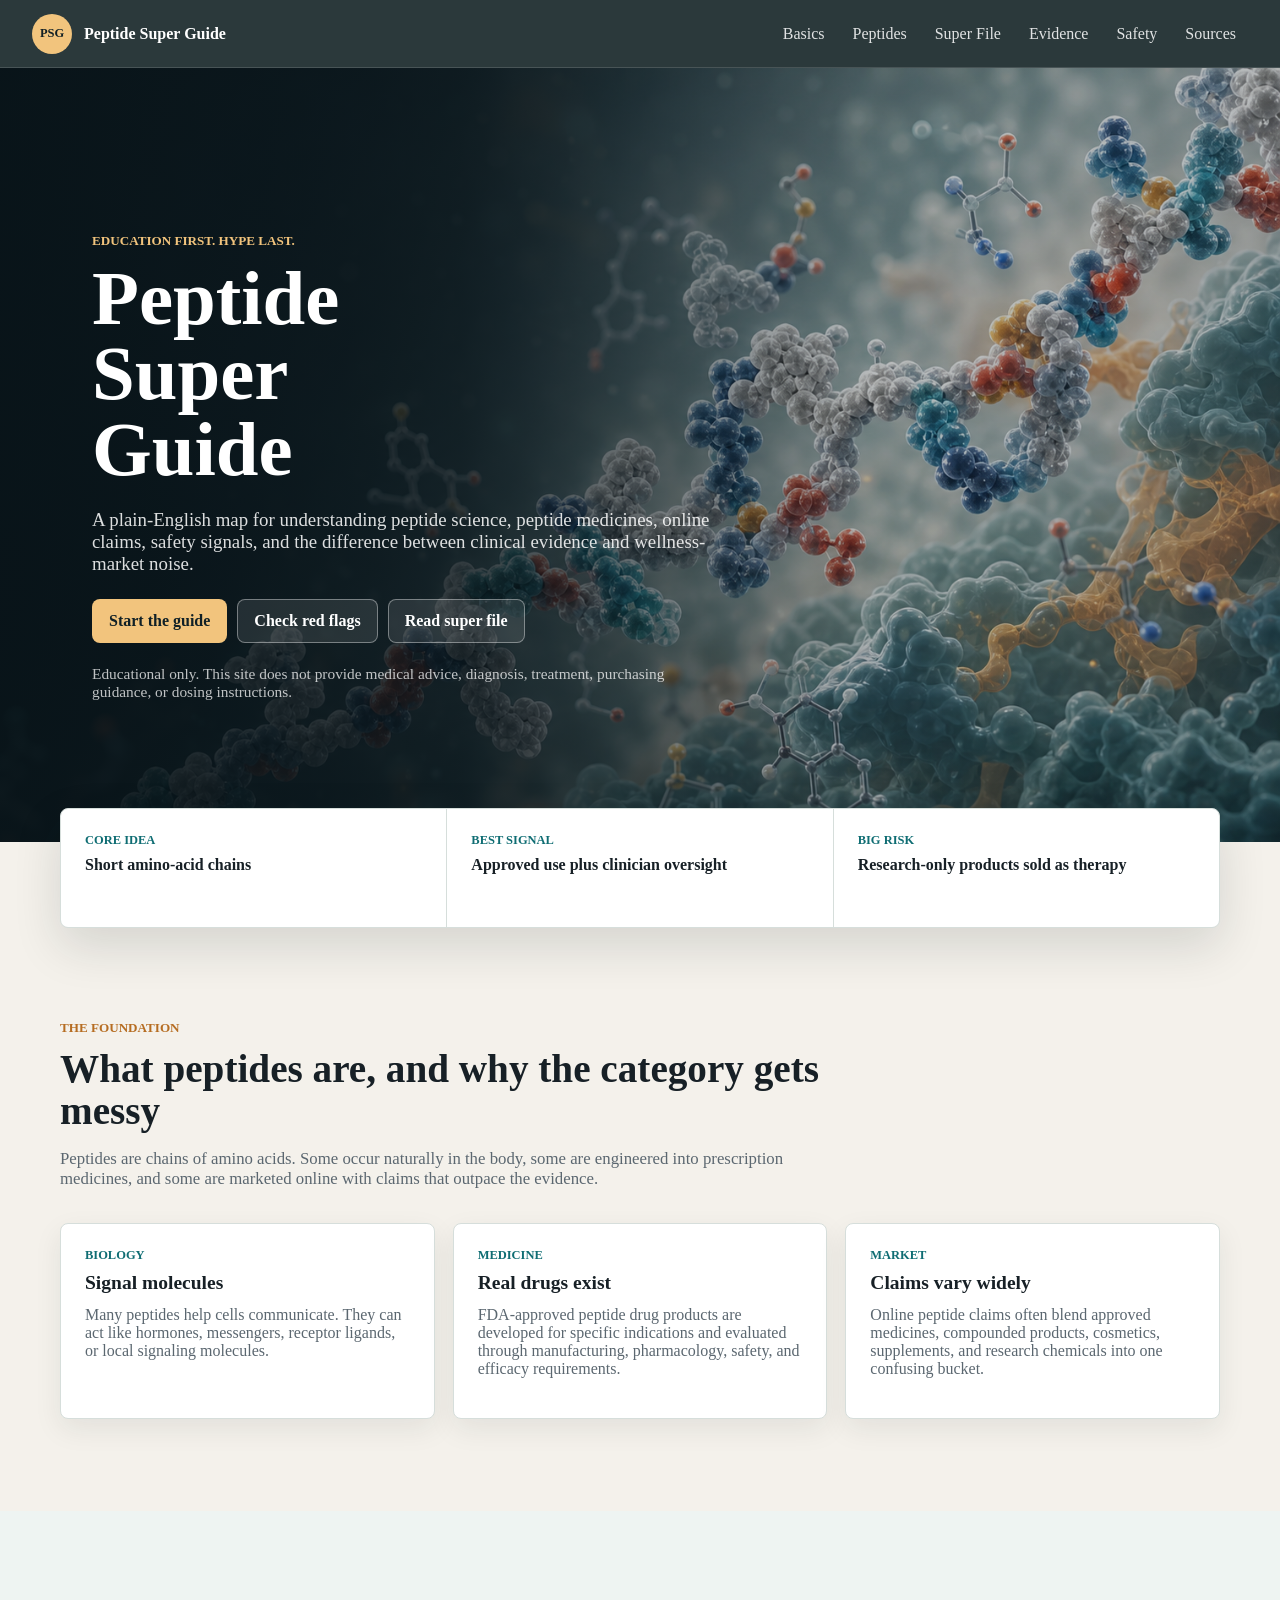
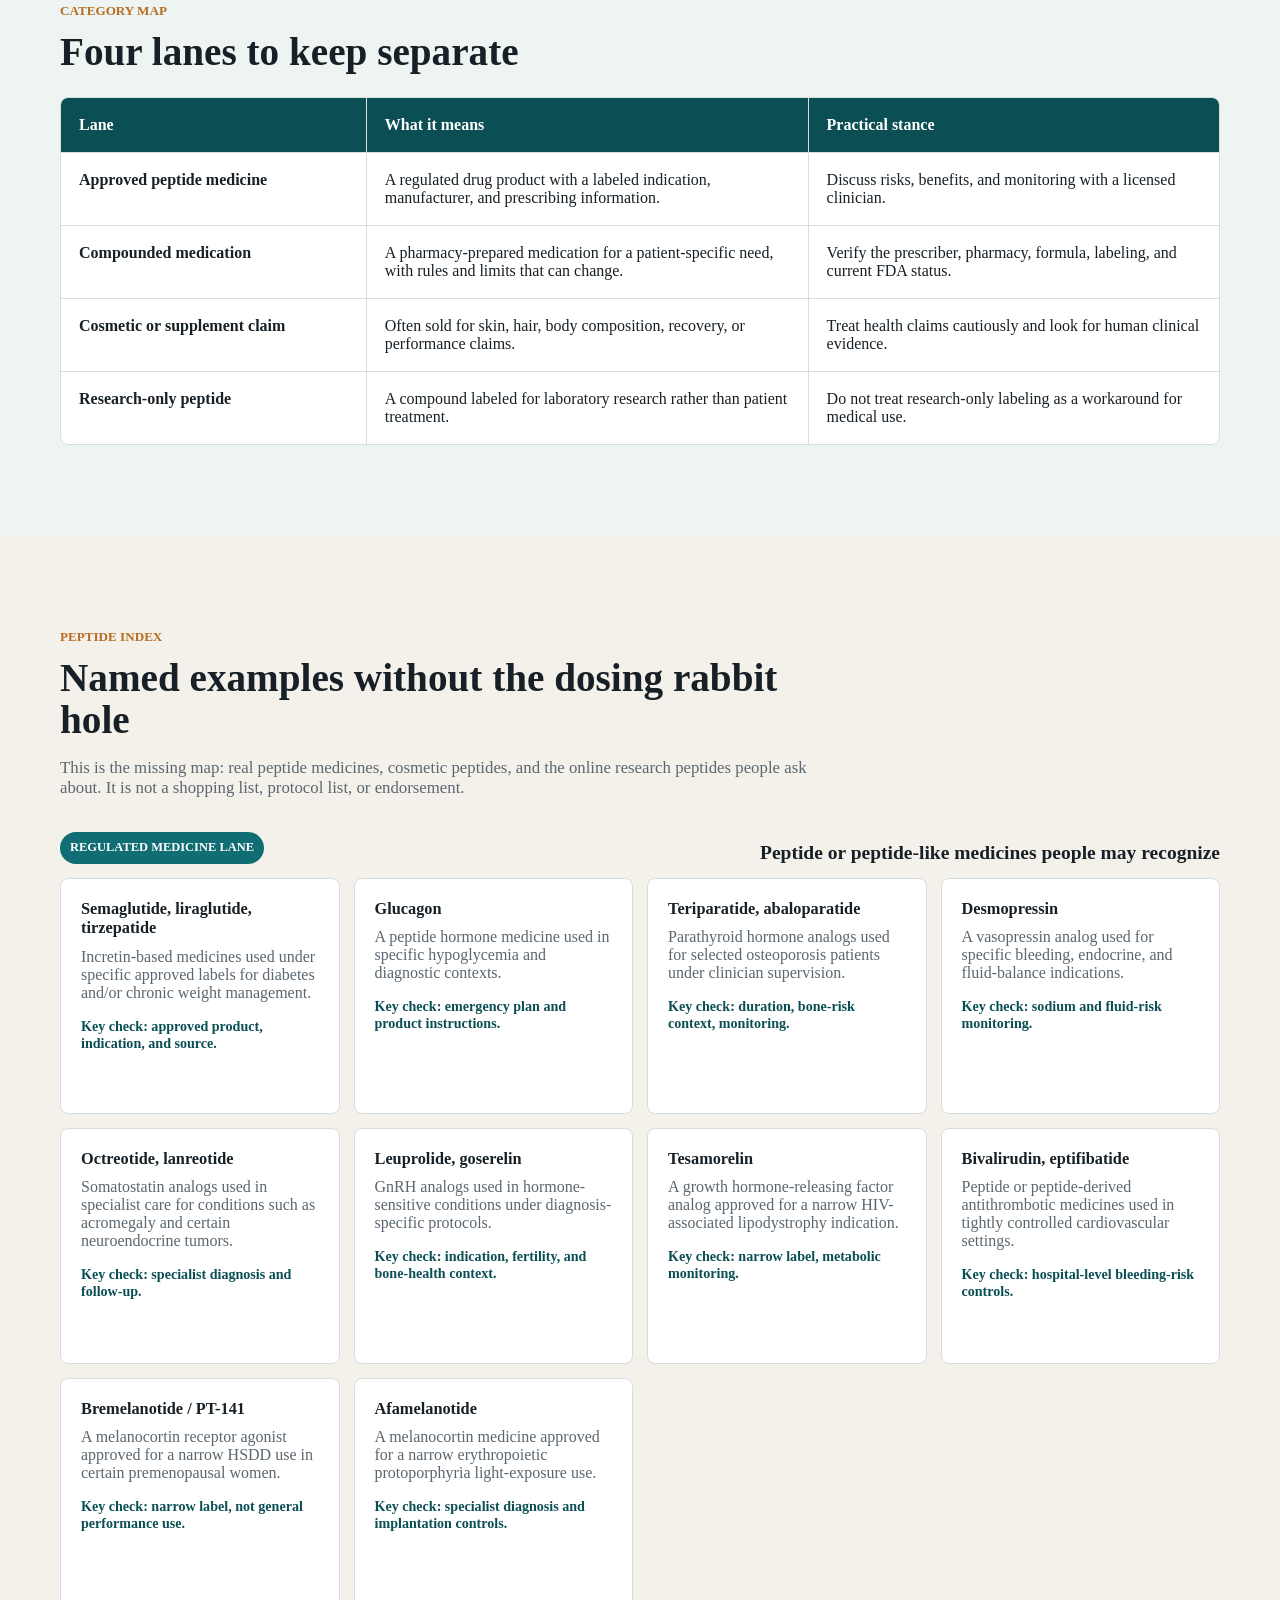
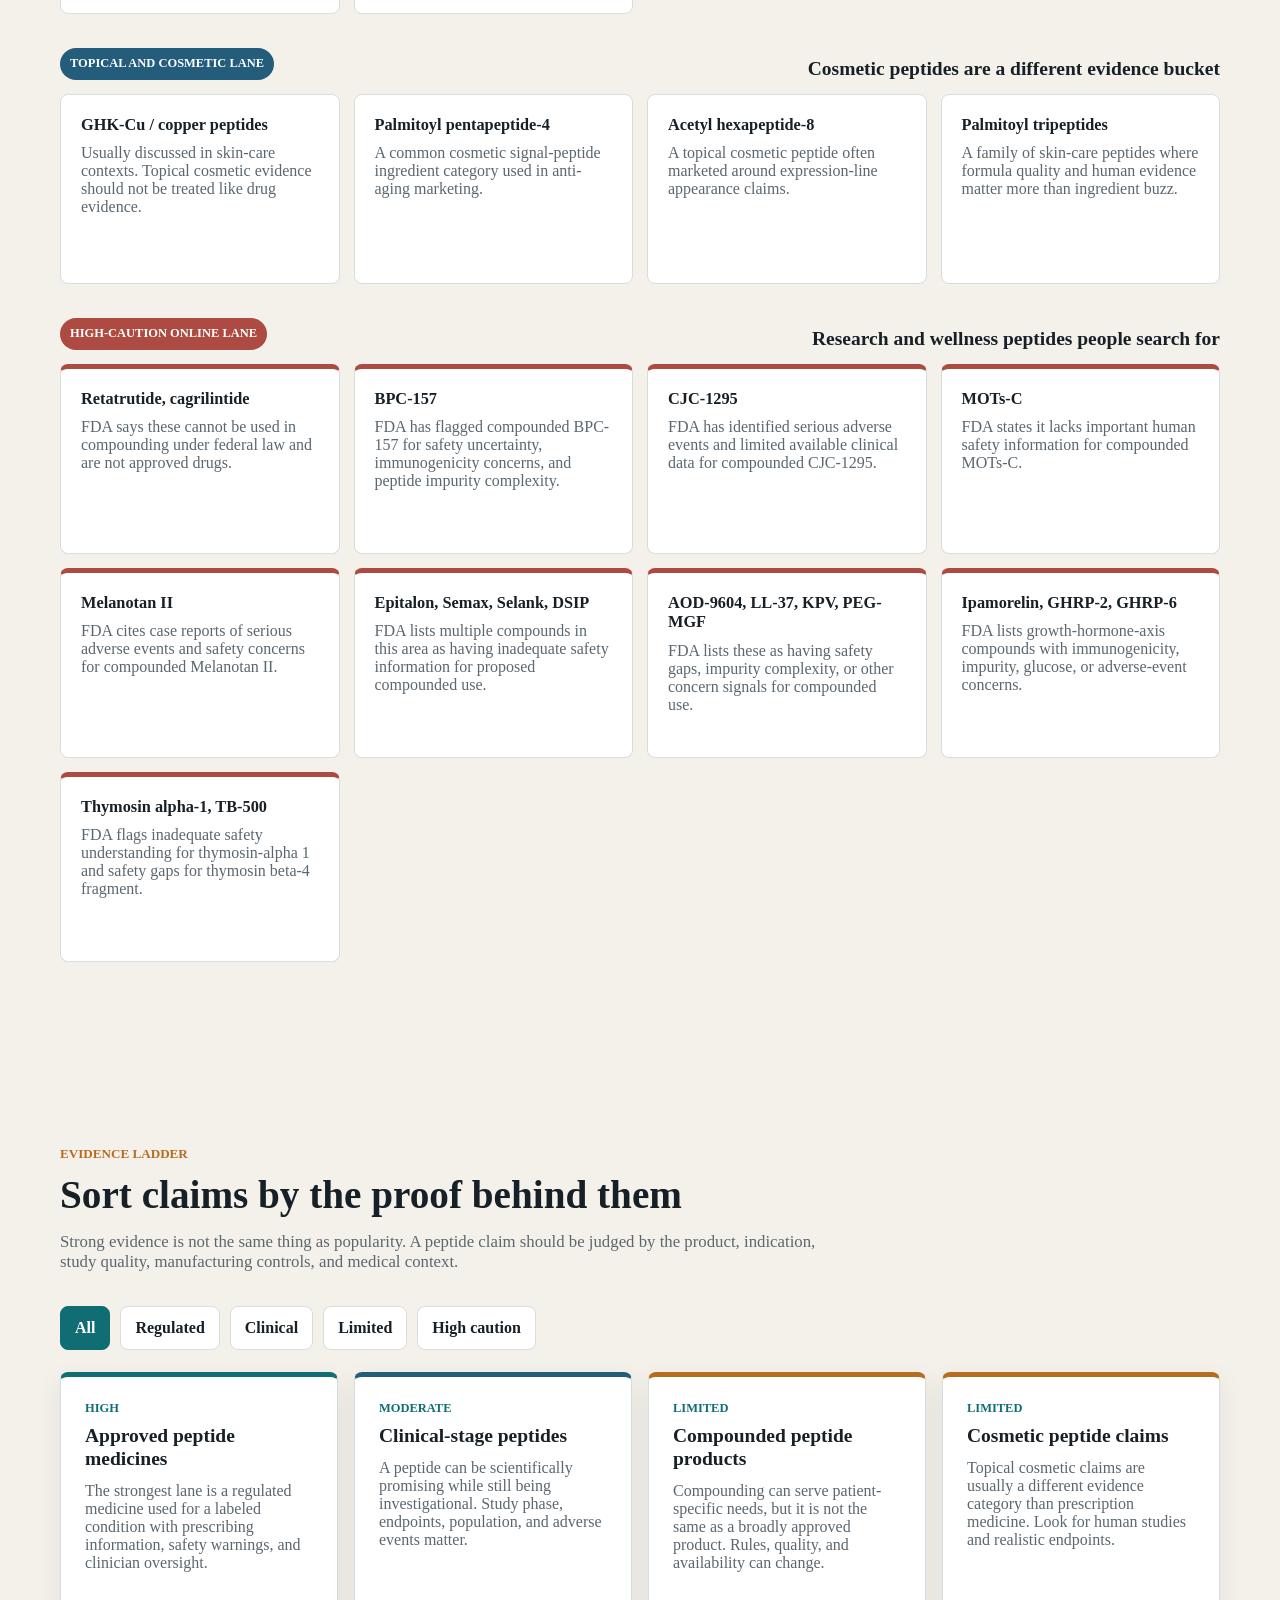
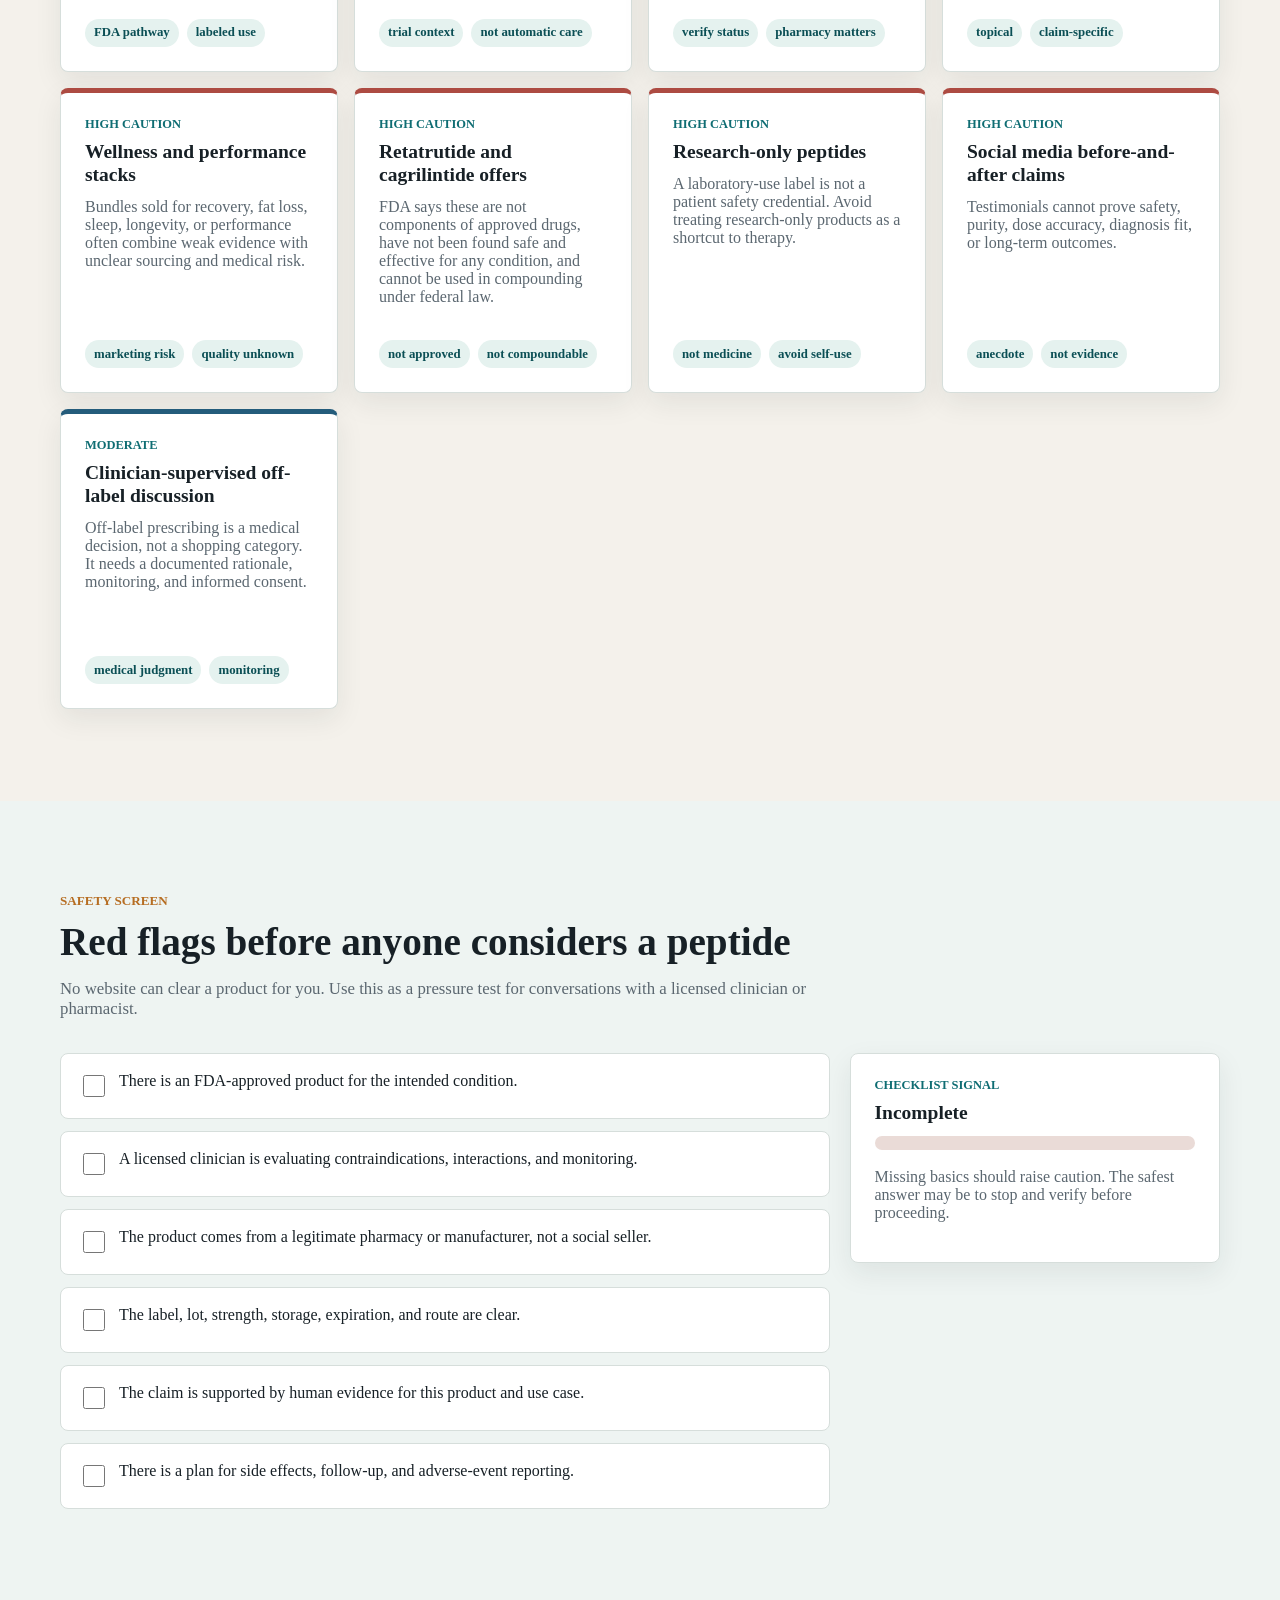
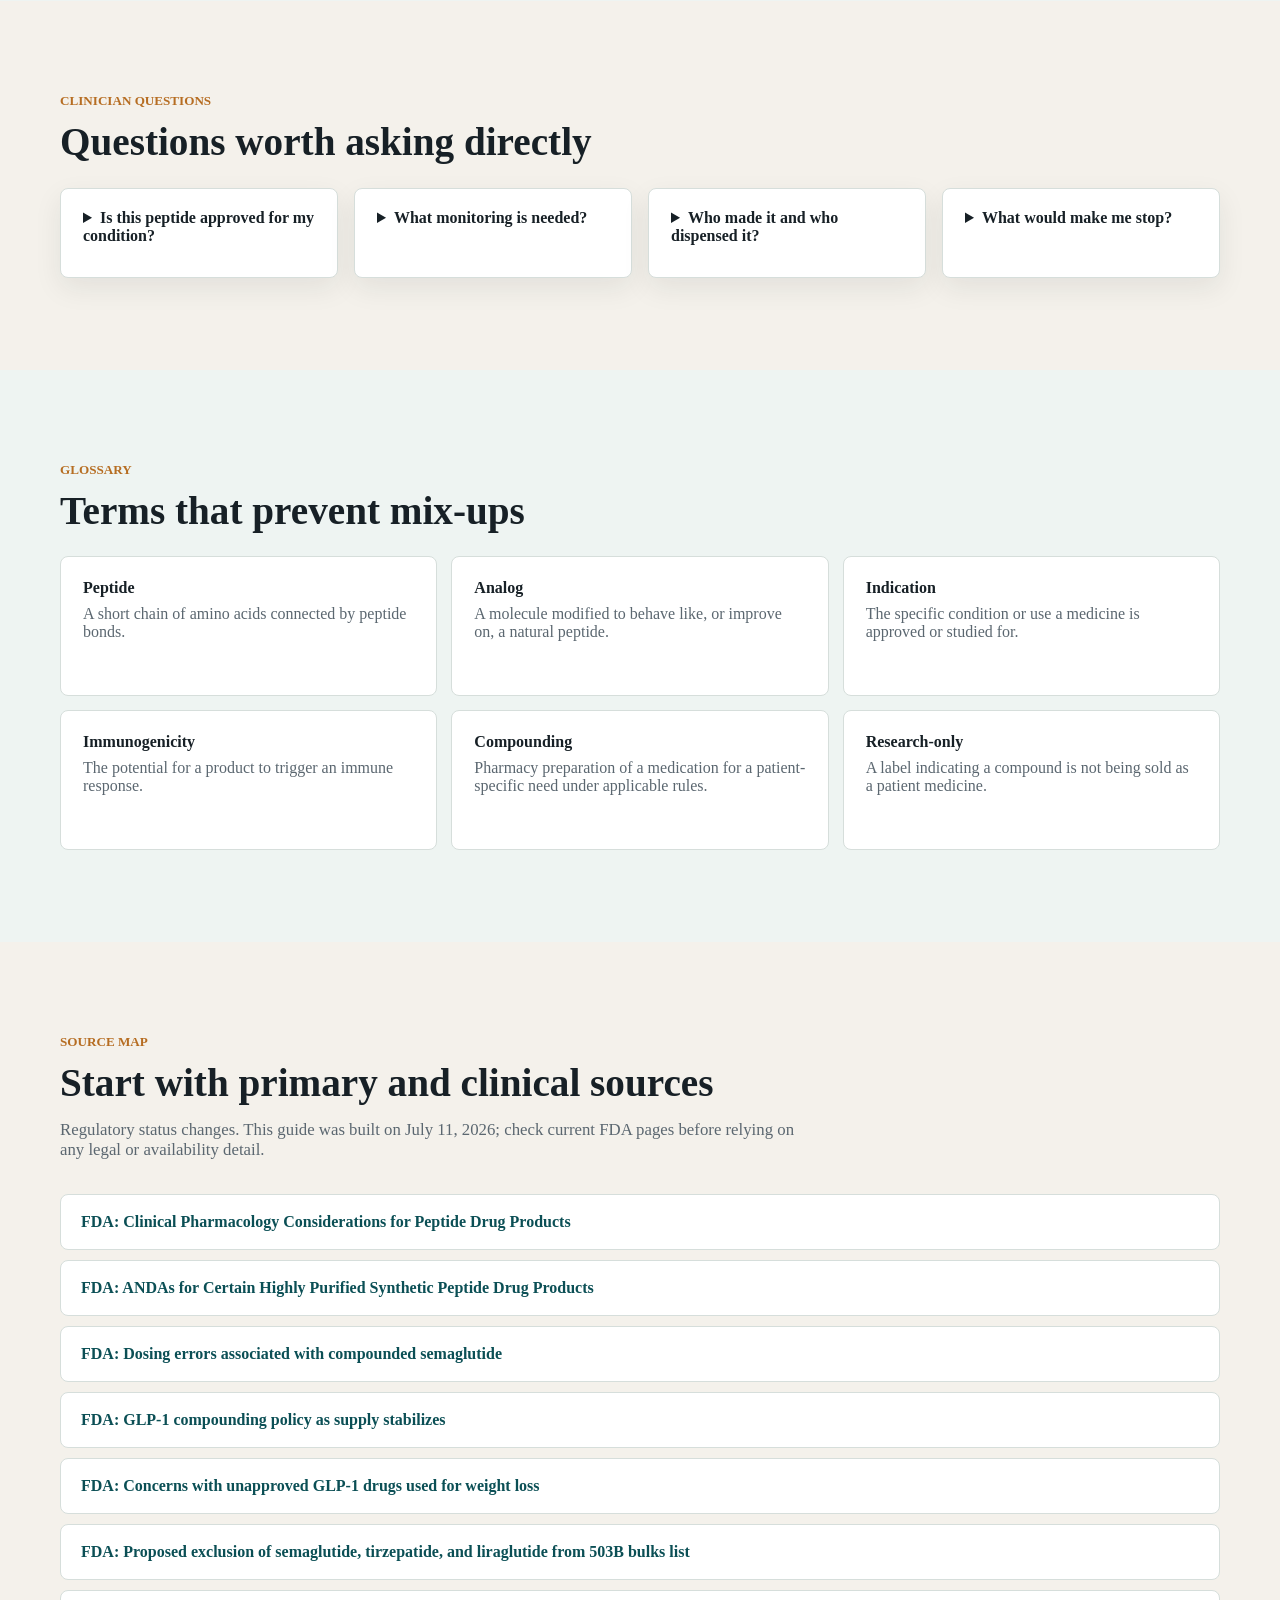
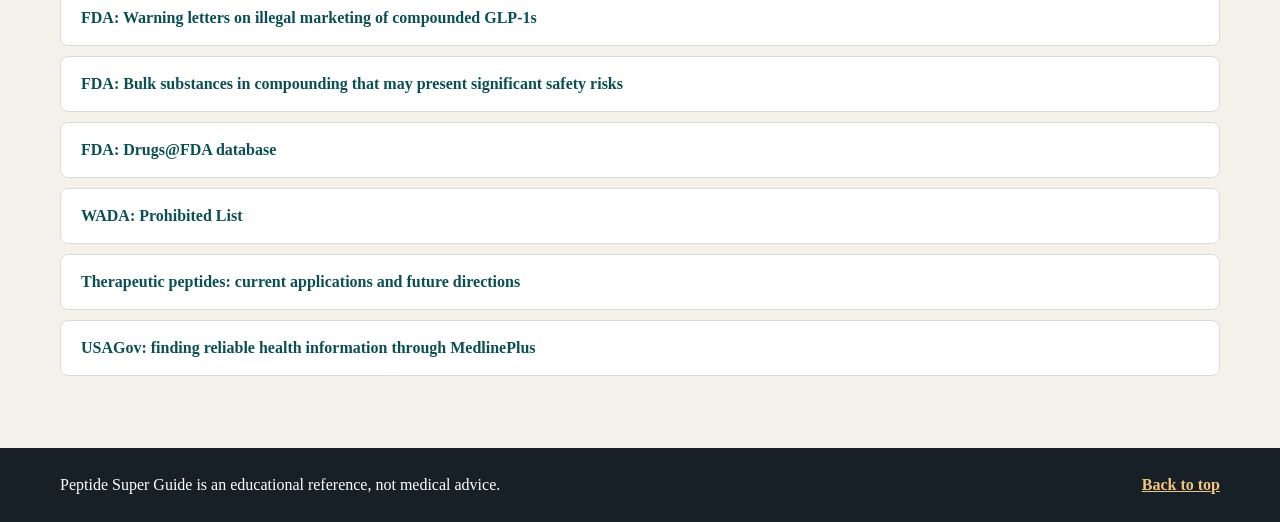
<file: index.html>
<!doctype html>
<html lang="en">
  <head>
    <meta charset="utf-8" />
    <meta name="viewport" content="width=device-width, initial-scale=1" />
    <meta
      name="description"
      content="A practical, safety-first educational guide to peptides, peptide medicines, evidence levels, and red flags."
    />
    <title>Peptide Super Guide</title>
    <link rel="preload" href="assets/peptide-hero.png" as="image" />
    <link rel="stylesheet" href="styles.css" />
  </head>
  <body>
    <a class="skip-link" href="#guide">Skip to guide</a>

    <header class="site-header" aria-label="Primary">
      <a class="brand" href="#top" aria-label="Peptide Super Guide home">
        <span class="brand-mark" aria-hidden="true">PSG</span>
        <span>Peptide Super Guide</span>
      </a>
      <nav class="nav" aria-label="Guide sections">
        <a href="#basics">Basics</a>
        <a href="#peptides">Peptides</a>
        <a href="super-file.html">Super File</a>
        <a href="#evidence">Evidence</a>
        <a href="#safety">Safety</a>
        <a href="#sources">Sources</a>
      </nav>
    </header>

    <main id="top">
      <section class="hero" aria-labelledby="hero-title">
        <div class="hero-content">
          <p class="eyebrow">Education first. Hype last.</p>
          <h1 id="hero-title">Peptide Super Guide</h1>
          <p class="hero-copy">
            A plain-English map for understanding peptide science, peptide
            medicines, online claims, safety signals, and the difference between
            clinical evidence and wellness-market noise.
          </p>
          <div class="hero-actions" aria-label="Primary links">
            <a class="button primary" href="#guide">Start the guide</a>
            <a class="button secondary" href="#safety">Check red flags</a>
            <a class="button secondary" href="super-file.html">Read super file</a>
          </div>
          <p class="medical-note">
            Educational only. This site does not provide medical advice,
            diagnosis, treatment, purchasing guidance, or dosing instructions.
          </p>
        </div>
      </section>

      <section id="guide" class="quick-strip" aria-label="Guide snapshot">
        <div class="quick-item">
          <span class="quick-label">Core idea</span>
          <strong>Short amino-acid chains</strong>
        </div>
        <div class="quick-item">
          <span class="quick-label">Best signal</span>
          <strong>Approved use plus clinician oversight</strong>
        </div>
        <div class="quick-item">
          <span class="quick-label">Big risk</span>
          <strong>Research-only products sold as therapy</strong>
        </div>
      </section>

      <section id="basics" class="section">
        <div class="section-heading">
          <p class="eyebrow">The foundation</p>
          <h2>What peptides are, and why the category gets messy</h2>
          <p>
            Peptides are chains of amino acids. Some occur naturally in the
            body, some are engineered into prescription medicines, and some are
            marketed online with claims that outpace the evidence.
          </p>
        </div>

        <div class="card-grid three">
          <article class="info-card">
            <span class="card-kicker">Biology</span>
            <h3>Signal molecules</h3>
            <p>
              Many peptides help cells communicate. They can act like hormones,
              messengers, receptor ligands, or local signaling molecules.
            </p>
          </article>
          <article class="info-card">
            <span class="card-kicker">Medicine</span>
            <h3>Real drugs exist</h3>
            <p>
              FDA-approved peptide drug products are developed for specific
              indications and evaluated through manufacturing, pharmacology,
              safety, and efficacy requirements.
            </p>
          </article>
          <article class="info-card">
            <span class="card-kicker">Market</span>
            <h3>Claims vary widely</h3>
            <p>
              Online peptide claims often blend approved medicines, compounded
              products, cosmetics, supplements, and research chemicals into one
              confusing bucket.
            </p>
          </article>
        </div>
      </section>

      <section class="section band">
        <div class="section-heading compact">
          <p class="eyebrow">Category map</p>
          <h2>Four lanes to keep separate</h2>
        </div>

        <div class="lane-table" role="table" aria-label="Peptide category map">
          <div class="lane-row lane-head" role="row">
            <div role="columnheader">Lane</div>
            <div role="columnheader">What it means</div>
            <div role="columnheader">Practical stance</div>
          </div>
          <div class="lane-row" role="row">
            <div role="cell"><strong>Approved peptide medicine</strong></div>
            <div role="cell">
              A regulated drug product with a labeled indication, manufacturer,
              and prescribing information.
            </div>
            <div role="cell">Discuss risks, benefits, and monitoring with a licensed clinician.</div>
          </div>
          <div class="lane-row" role="row">
            <div role="cell"><strong>Compounded medication</strong></div>
            <div role="cell">
              A pharmacy-prepared medication for a patient-specific need, with
              rules and limits that can change.
            </div>
            <div role="cell">Verify the prescriber, pharmacy, formula, labeling, and current FDA status.</div>
          </div>
          <div class="lane-row" role="row">
            <div role="cell"><strong>Cosmetic or supplement claim</strong></div>
            <div role="cell">
              Often sold for skin, hair, body composition, recovery, or
              performance claims.
            </div>
            <div role="cell">Treat health claims cautiously and look for human clinical evidence.</div>
          </div>
          <div class="lane-row" role="row">
            <div role="cell"><strong>Research-only peptide</strong></div>
            <div role="cell">
              A compound labeled for laboratory research rather than patient
              treatment.
            </div>
            <div role="cell">Do not treat research-only labeling as a workaround for medical use.</div>
          </div>
        </div>
      </section>

      <section id="peptides" class="section">
        <div class="section-heading">
          <p class="eyebrow">Peptide index</p>
          <h2>Named examples without the dosing rabbit hole</h2>
          <p>
            This is the missing map: real peptide medicines, cosmetic peptides,
            and the online research peptides people ask about. It is not a
            shopping list, protocol list, or endorsement.
          </p>
        </div>

        <div class="peptide-group">
          <div class="group-heading">
            <span class="status-badge approved">Regulated medicine lane</span>
            <h3>Peptide or peptide-like medicines people may recognize</h3>
          </div>
          <div class="peptide-grid">
            <article class="peptide-card">
              <h4>Semaglutide, liraglutide, tirzepatide</h4>
              <p>
                Incretin-based medicines used under specific approved labels
                for diabetes and/or chronic weight management.
              </p>
              <span>Key check: approved product, indication, and source.</span>
            </article>
            <article class="peptide-card">
              <h4>Glucagon</h4>
              <p>
                A peptide hormone medicine used in specific hypoglycemia and
                diagnostic contexts.
              </p>
              <span>Key check: emergency plan and product instructions.</span>
            </article>
            <article class="peptide-card">
              <h4>Teriparatide, abaloparatide</h4>
              <p>
                Parathyroid hormone analogs used for selected osteoporosis
                patients under clinician supervision.
              </p>
              <span>Key check: duration, bone-risk context, monitoring.</span>
            </article>
            <article class="peptide-card">
              <h4>Desmopressin</h4>
              <p>
                A vasopressin analog used for specific bleeding, endocrine, and
                fluid-balance indications.
              </p>
              <span>Key check: sodium and fluid-risk monitoring.</span>
            </article>
            <article class="peptide-card">
              <h4>Octreotide, lanreotide</h4>
              <p>
                Somatostatin analogs used in specialist care for conditions
                such as acromegaly and certain neuroendocrine tumors.
              </p>
              <span>Key check: specialist diagnosis and follow-up.</span>
            </article>
            <article class="peptide-card">
              <h4>Leuprolide, goserelin</h4>
              <p>
                GnRH analogs used in hormone-sensitive conditions under
                diagnosis-specific protocols.
              </p>
              <span>Key check: indication, fertility, and bone-health context.</span>
            </article>
            <article class="peptide-card">
              <h4>Tesamorelin</h4>
              <p>
                A growth hormone-releasing factor analog approved for a narrow
                HIV-associated lipodystrophy indication.
              </p>
              <span>Key check: narrow label, metabolic monitoring.</span>
            </article>
            <article class="peptide-card">
              <h4>Bivalirudin, eptifibatide</h4>
              <p>
                Peptide or peptide-derived antithrombotic medicines used in
                tightly controlled cardiovascular settings.
              </p>
              <span>Key check: hospital-level bleeding-risk controls.</span>
            </article>
            <article class="peptide-card">
              <h4>Bremelanotide / PT-141</h4>
              <p>
                A melanocortin receptor agonist approved for a narrow HSDD use
                in certain premenopausal women.
              </p>
              <span>Key check: narrow label, not general performance use.</span>
            </article>
            <article class="peptide-card">
              <h4>Afamelanotide</h4>
              <p>
                A melanocortin medicine approved for a narrow erythropoietic
                protoporphyria light-exposure use.
              </p>
              <span>Key check: specialist diagnosis and implantation controls.</span>
            </article>
          </div>
        </div>

        <div class="peptide-group">
          <div class="group-heading">
            <span class="status-badge topical">Topical and cosmetic lane</span>
            <h3>Cosmetic peptides are a different evidence bucket</h3>
          </div>
          <div class="peptide-grid compact-cards">
            <article class="peptide-card">
              <h4>GHK-Cu / copper peptides</h4>
              <p>
                Usually discussed in skin-care contexts. Topical cosmetic
                evidence should not be treated like drug evidence.
              </p>
            </article>
            <article class="peptide-card">
              <h4>Palmitoyl pentapeptide-4</h4>
              <p>
                A common cosmetic signal-peptide ingredient category used in
                anti-aging marketing.
              </p>
            </article>
            <article class="peptide-card">
              <h4>Acetyl hexapeptide-8</h4>
              <p>
                A topical cosmetic peptide often marketed around expression-line
                appearance claims.
              </p>
            </article>
            <article class="peptide-card">
              <h4>Palmitoyl tripeptides</h4>
              <p>
                A family of skin-care peptides where formula quality and human
                evidence matter more than ingredient buzz.
              </p>
            </article>
          </div>
        </div>

        <div class="peptide-group caution-group">
          <div class="group-heading">
            <span class="status-badge caution">High-caution online lane</span>
            <h3>Research and wellness peptides people search for</h3>
          </div>
          <div class="peptide-grid compact-cards">
            <article class="peptide-card warning">
              <h4>Retatrutide, cagrilintide</h4>
              <p>
                FDA says these cannot be used in compounding under federal law
                and are not approved drugs.
              </p>
            </article>
            <article class="peptide-card warning">
              <h4>BPC-157</h4>
              <p>
                FDA has flagged compounded BPC-157 for safety uncertainty,
                immunogenicity concerns, and peptide impurity complexity.
              </p>
            </article>
            <article class="peptide-card warning">
              <h4>CJC-1295</h4>
              <p>
                FDA has identified serious adverse events and limited available
                clinical data for compounded CJC-1295.
              </p>
            </article>
            <article class="peptide-card warning">
              <h4>MOTs-C</h4>
              <p>
                FDA states it lacks important human safety information for
                compounded MOTs-C.
              </p>
            </article>
            <article class="peptide-card warning">
              <h4>Melanotan II</h4>
              <p>
                FDA cites case reports of serious adverse events and safety
                concerns for compounded Melanotan II.
              </p>
            </article>
            <article class="peptide-card warning">
              <h4>Epitalon, Semax, Selank, DSIP</h4>
              <p>
                FDA lists multiple compounds in this area as having inadequate
                safety information for proposed compounded use.
              </p>
            </article>
            <article class="peptide-card warning">
              <h4>AOD-9604, LL-37, KPV, PEG-MGF</h4>
              <p>
                FDA lists these as having safety gaps, impurity complexity, or
                other concern signals for compounded use.
              </p>
            </article>
            <article class="peptide-card warning">
              <h4>Ipamorelin, GHRP-2, GHRP-6</h4>
              <p>
                FDA lists growth-hormone-axis compounds with immunogenicity,
                impurity, glucose, or adverse-event concerns.
              </p>
            </article>
            <article class="peptide-card warning">
              <h4>Thymosin alpha-1, TB-500</h4>
              <p>
                FDA flags inadequate safety understanding for thymosin-alpha 1
                and safety gaps for thymosin beta-4 fragment.
              </p>
            </article>
          </div>
        </div>
      </section>

      <section id="evidence" class="section">
        <div class="section-heading">
          <p class="eyebrow">Evidence ladder</p>
          <h2>Sort claims by the proof behind them</h2>
          <p>
            Strong evidence is not the same thing as popularity. A peptide claim
            should be judged by the product, indication, study quality,
            manufacturing controls, and medical context.
          </p>
        </div>

        <div class="filter-bar" aria-label="Evidence filters">
          <button class="filter-button is-active" type="button" data-filter="all">All</button>
          <button class="filter-button" type="button" data-filter="regulated">Regulated</button>
          <button class="filter-button" type="button" data-filter="clinical">Clinical</button>
          <button class="filter-button" type="button" data-filter="limited">Limited</button>
          <button class="filter-button" type="button" data-filter="avoid">High caution</button>
        </div>

        <div class="evidence-grid" id="evidenceGrid" aria-live="polite"></div>
      </section>

      <section id="safety" class="section band">
        <div class="section-heading">
          <p class="eyebrow">Safety screen</p>
          <h2>Red flags before anyone considers a peptide</h2>
          <p>
            No website can clear a product for you. Use this as a pressure test
            for conversations with a licensed clinician or pharmacist.
          </p>
        </div>

        <div class="safety-layout">
          <form class="check-panel" id="safetyForm">
            <label class="check-row">
              <input type="checkbox" name="approved" />
              <span>There is an FDA-approved product for the intended condition.</span>
            </label>
            <label class="check-row">
              <input type="checkbox" name="clinician" />
              <span>A licensed clinician is evaluating contraindications, interactions, and monitoring.</span>
            </label>
            <label class="check-row">
              <input type="checkbox" name="pharmacy" />
              <span>The product comes from a legitimate pharmacy or manufacturer, not a social seller.</span>
            </label>
            <label class="check-row">
              <input type="checkbox" name="labeling" />
              <span>The label, lot, strength, storage, expiration, and route are clear.</span>
            </label>
            <label class="check-row">
              <input type="checkbox" name="evidence" />
              <span>The claim is supported by human evidence for this product and use case.</span>
            </label>
            <label class="check-row">
              <input type="checkbox" name="reporting" />
              <span>There is a plan for side effects, follow-up, and adverse-event reporting.</span>
            </label>
          </form>

          <aside class="risk-card" aria-live="polite">
            <span class="card-kicker">Checklist signal</span>
            <h3 id="riskTitle">Incomplete</h3>
            <div class="risk-meter" aria-hidden="true">
              <span id="riskFill"></span>
            </div>
            <p id="riskCopy">
              Missing basics should raise caution. The safest answer may be to
              stop and verify before proceeding.
            </p>
          </aside>
        </div>
      </section>

      <section class="section">
        <div class="section-heading compact">
          <p class="eyebrow">Clinician questions</p>
          <h2>Questions worth asking directly</h2>
        </div>

        <div class="question-grid">
          <details class="question-card">
            <summary>Is this peptide approved for my condition?</summary>
            <p>
              Ask for the exact product name, indication, expected benefit,
              common risks, serious risks, and the reason it fits your health
              history.
            </p>
          </details>
          <details class="question-card">
            <summary>What monitoring is needed?</summary>
            <p>
              Monitoring can include symptoms, labs, medication interactions,
              pregnancy considerations, allergies, and follow-up timing.
            </p>
          </details>
          <details class="question-card">
            <summary>Who made it and who dispensed it?</summary>
            <p>
              Legitimate products should have clear manufacturer or pharmacy
              information, labeling, storage instructions, and a way to report
              adverse events.
            </p>
          </details>
          <details class="question-card">
            <summary>What would make me stop?</summary>
            <p>
              Ask for concrete warning signs and contact instructions before
              starting any prescribed medication.
            </p>
          </details>
        </div>
      </section>

      <section class="section band glossary-section">
        <div class="section-heading compact">
          <p class="eyebrow">Glossary</p>
          <h2>Terms that prevent mix-ups</h2>
        </div>

        <dl class="glossary">
          <div>
            <dt>Peptide</dt>
            <dd>A short chain of amino acids connected by peptide bonds.</dd>
          </div>
          <div>
            <dt>Analog</dt>
            <dd>A molecule modified to behave like, or improve on, a natural peptide.</dd>
          </div>
          <div>
            <dt>Indication</dt>
            <dd>The specific condition or use a medicine is approved or studied for.</dd>
          </div>
          <div>
            <dt>Immunogenicity</dt>
            <dd>The potential for a product to trigger an immune response.</dd>
          </div>
          <div>
            <dt>Compounding</dt>
            <dd>Pharmacy preparation of a medication for a patient-specific need under applicable rules.</dd>
          </div>
          <div>
            <dt>Research-only</dt>
            <dd>A label indicating a compound is not being sold as a patient medicine.</dd>
          </div>
        </dl>
      </section>

      <section id="sources" class="section sources-section">
        <div class="section-heading">
          <p class="eyebrow">Source map</p>
          <h2>Start with primary and clinical sources</h2>
          <p>
            Regulatory status changes. This guide was built on July 11, 2026;
            check current FDA pages before relying on any legal or availability
            detail.
          </p>
        </div>

        <div class="source-list">
          <a href="https://www.fda.gov/regulatory-information/search-fda-guidance-documents/clinical-pharmacology-considerations-peptide-drug-products">
            FDA: Clinical Pharmacology Considerations for Peptide Drug Products
          </a>
          <a href="https://www.fda.gov/regulatory-information/search-fda-guidance-documents/andas-certain-highly-purified-synthetic-peptide-drug-products-refer-listed-drugs-rdna-origin">
            FDA: ANDAs for Certain Highly Purified Synthetic Peptide Drug Products
          </a>
          <a href="https://www.fda.gov/drugs/human-drug-compounding/fda-alerts-health-care-providers-compounders-and-patients-dosing-errors-associated-compounded">
            FDA: Dosing errors associated with compounded semaglutide
          </a>
          <a href="https://www.fda.gov/drugs/drug-alerts-and-statements/fda-clarifies-policies-compounders-national-glp-1-supply-begins-stabilize">
            FDA: GLP-1 compounding policy as supply stabilizes
          </a>
          <a href="https://www.fda.gov/drugs/drug-alerts-and-statements/fdas-concerns-unapproved-glp-1-drugs-used-weight-loss">
            FDA: Concerns with unapproved GLP-1 drugs used for weight loss
          </a>
          <a href="https://www.fda.gov/news-events/press-announcements/fda-proposes-exclude-semaglutide-tirzepatide-and-liraglutide-503b-bulks-list">
            FDA: Proposed exclusion of semaglutide, tirzepatide, and liraglutide from 503B bulks list
          </a>
          <a href="https://www.fda.gov/news-events/press-announcements/fda-warns-30-telehealth-companies-against-illegal-marketing-compounded-glp-1s">
            FDA: Warning letters on illegal marketing of compounded GLP-1s
          </a>
          <a href="https://www.fda.gov/drugs/human-drug-compounding/certain-bulk-drug-substances-use-compounding-may-present-significant-safety-risks">
            FDA: Bulk substances in compounding that may present significant safety risks
          </a>
          <a href="https://www.accessdata.fda.gov/scripts/cder/daf/">
            FDA: Drugs@FDA database
          </a>
          <a href="https://www.wada-ama.org/en/prohibited-list">
            WADA: Prohibited List
          </a>
          <a href="https://pmc.ncbi.nlm.nih.gov/articles/PMC8844085/">
            Therapeutic peptides: current applications and future directions
          </a>
          <a href="https://www.usa.gov/health-information">
            USAGov: finding reliable health information through MedlinePlus
          </a>
        </div>
      </section>
    </main>

    <footer class="footer">
      <p>Peptide Super Guide is an educational reference, not medical advice.</p>
      <a href="#top">Back to top</a>
    </footer>

    <script src="script.js"></script>
  </body>
</html>
</file>
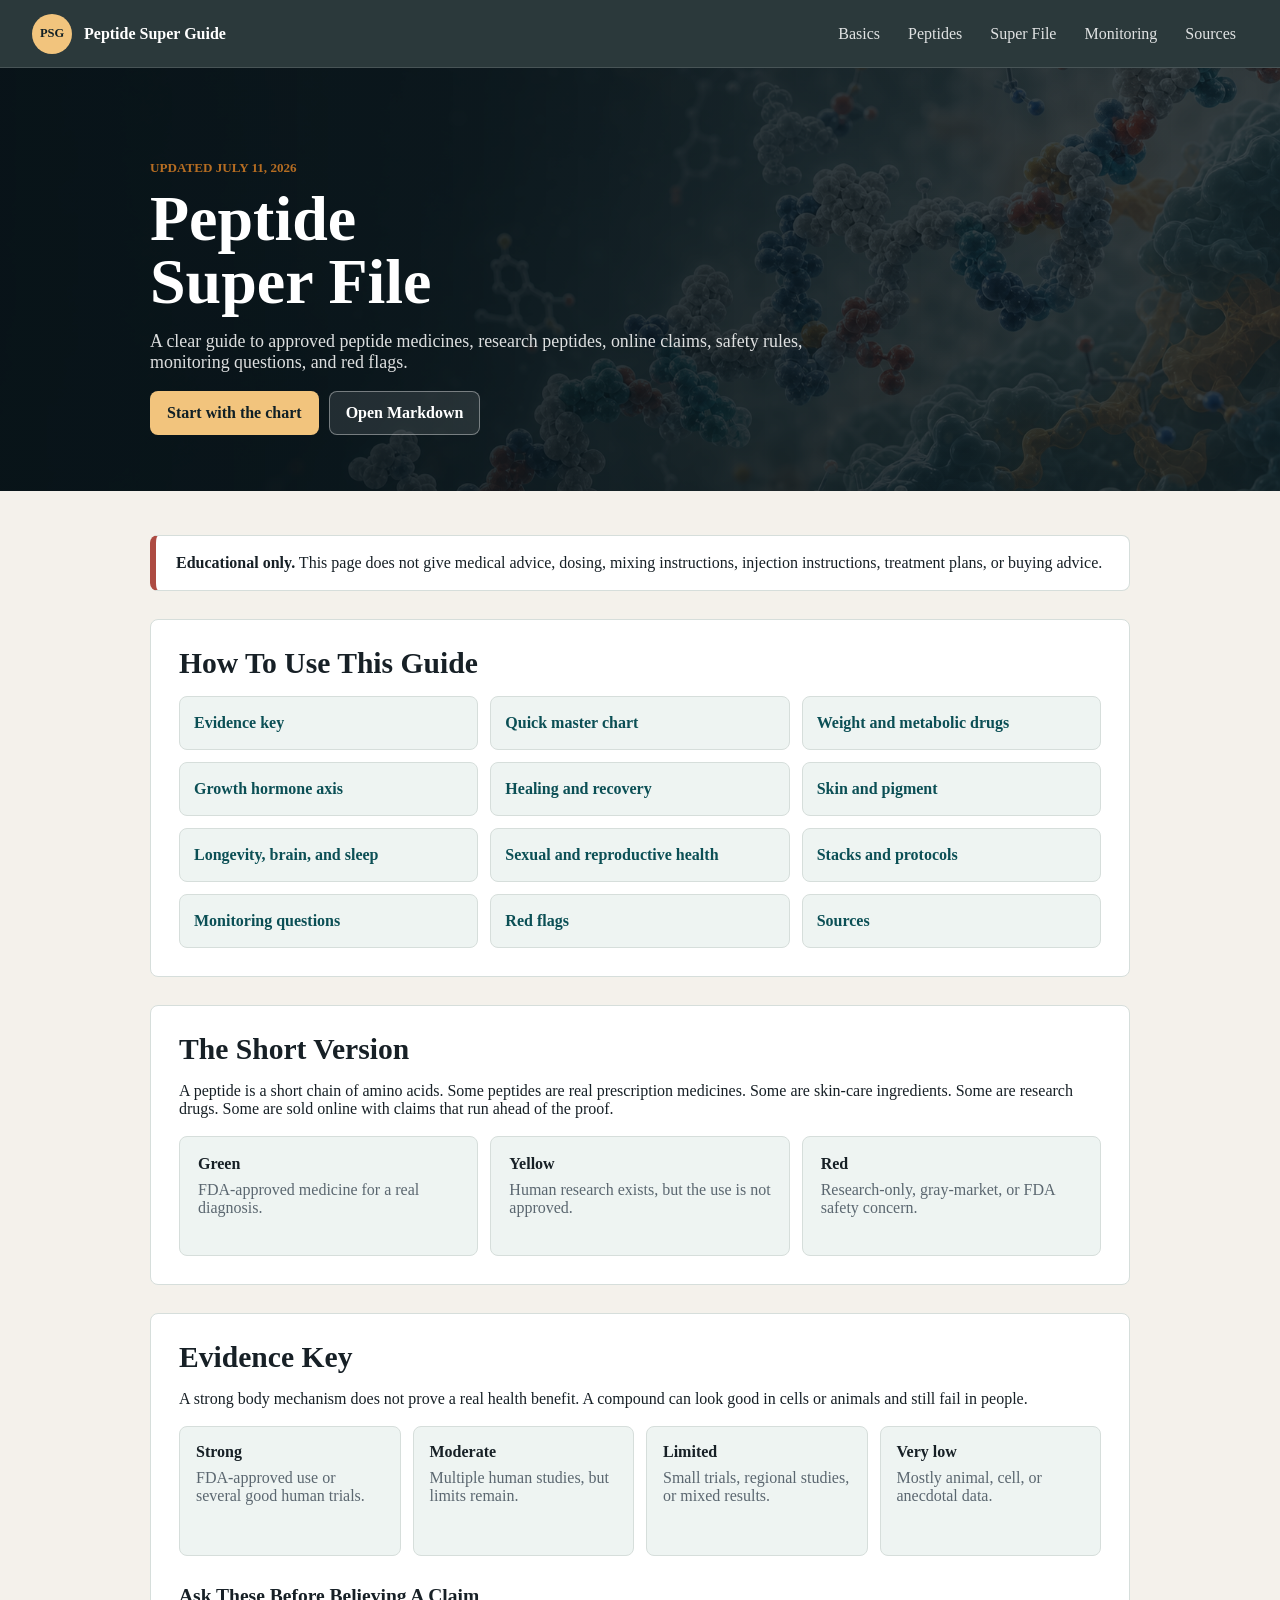
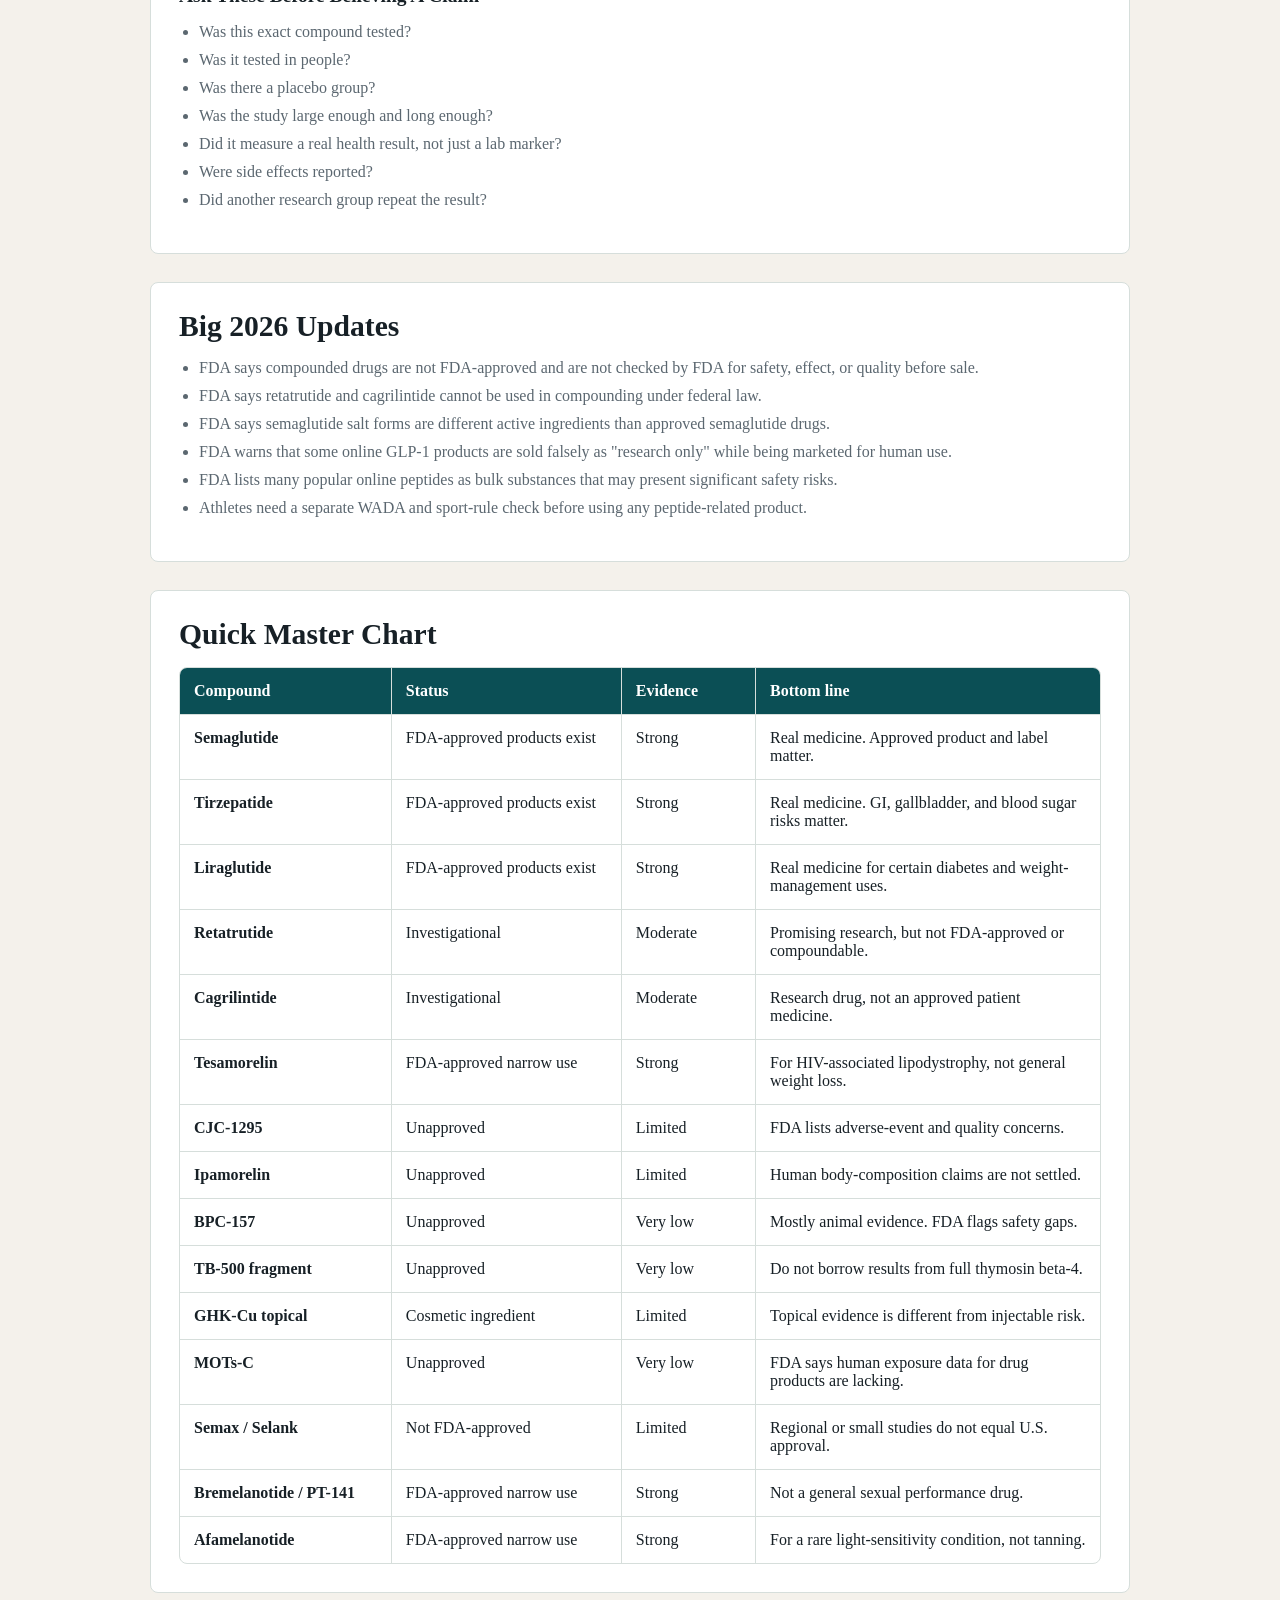
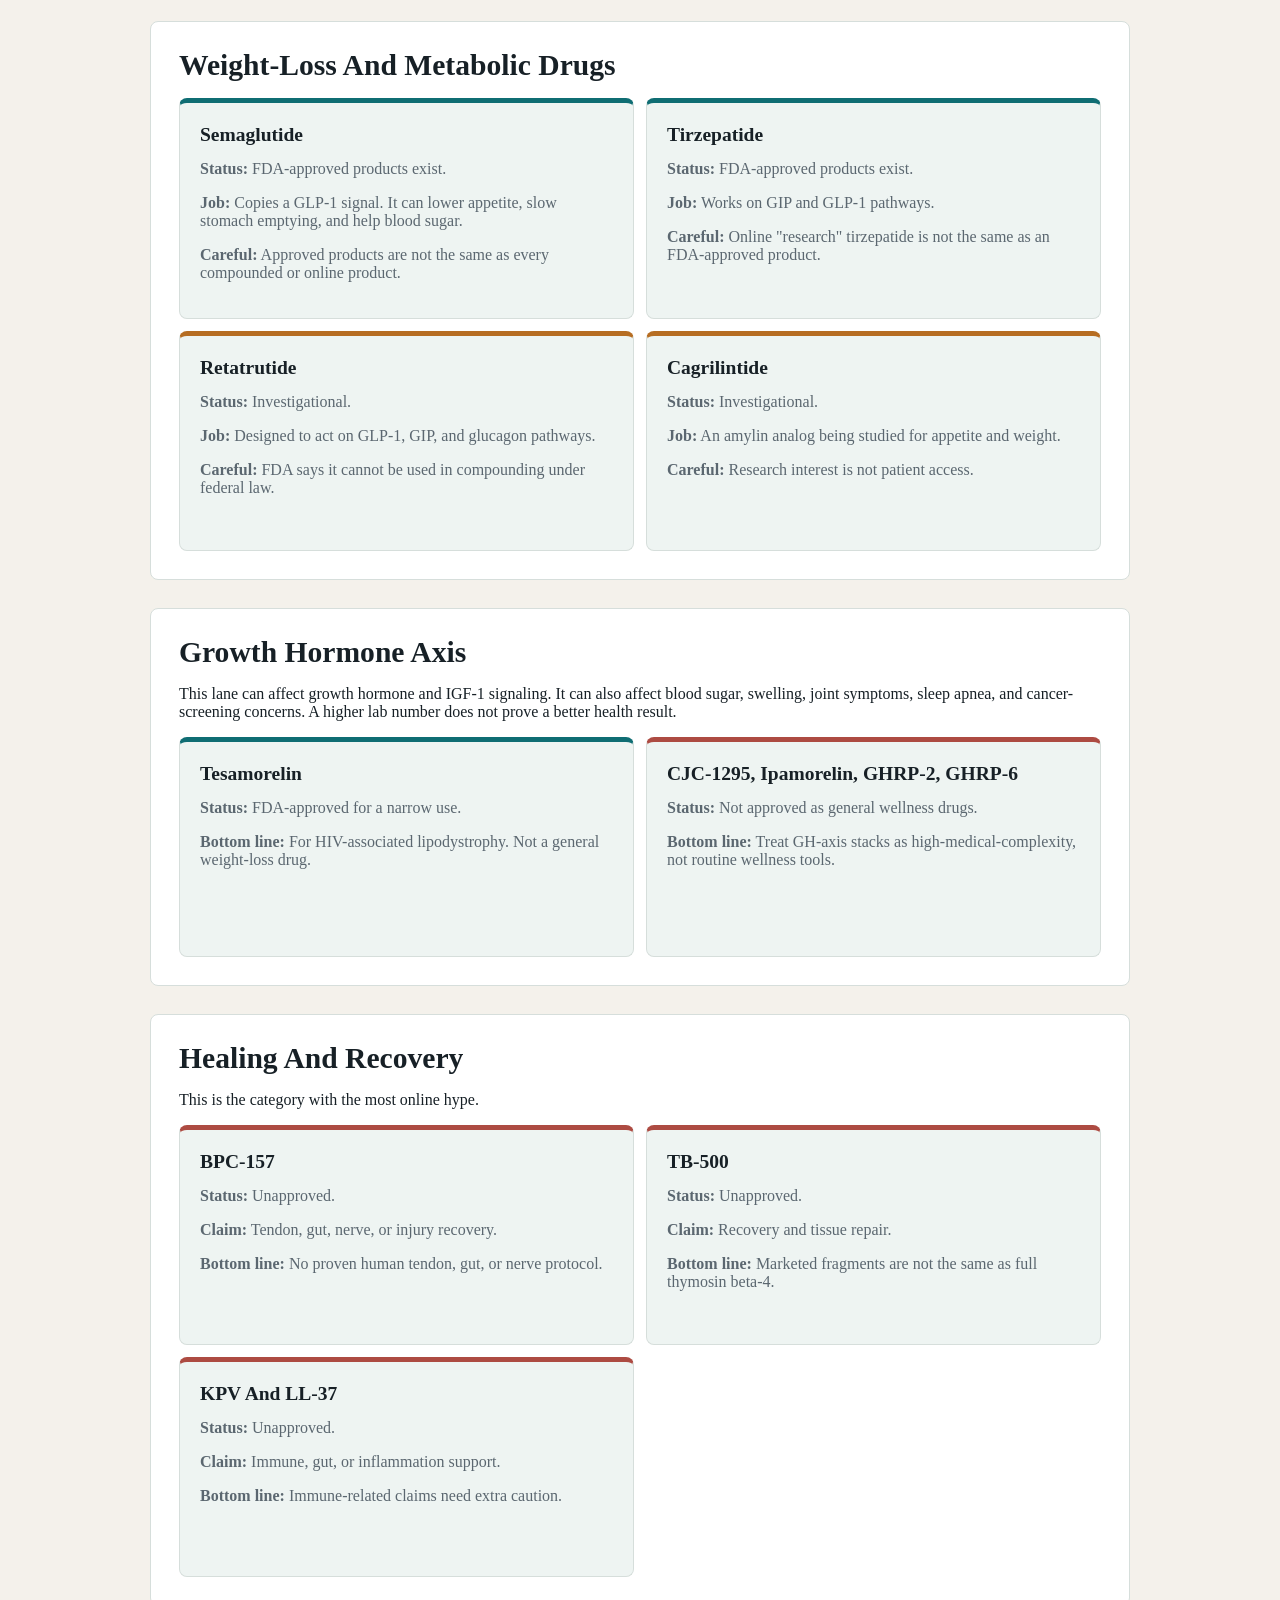
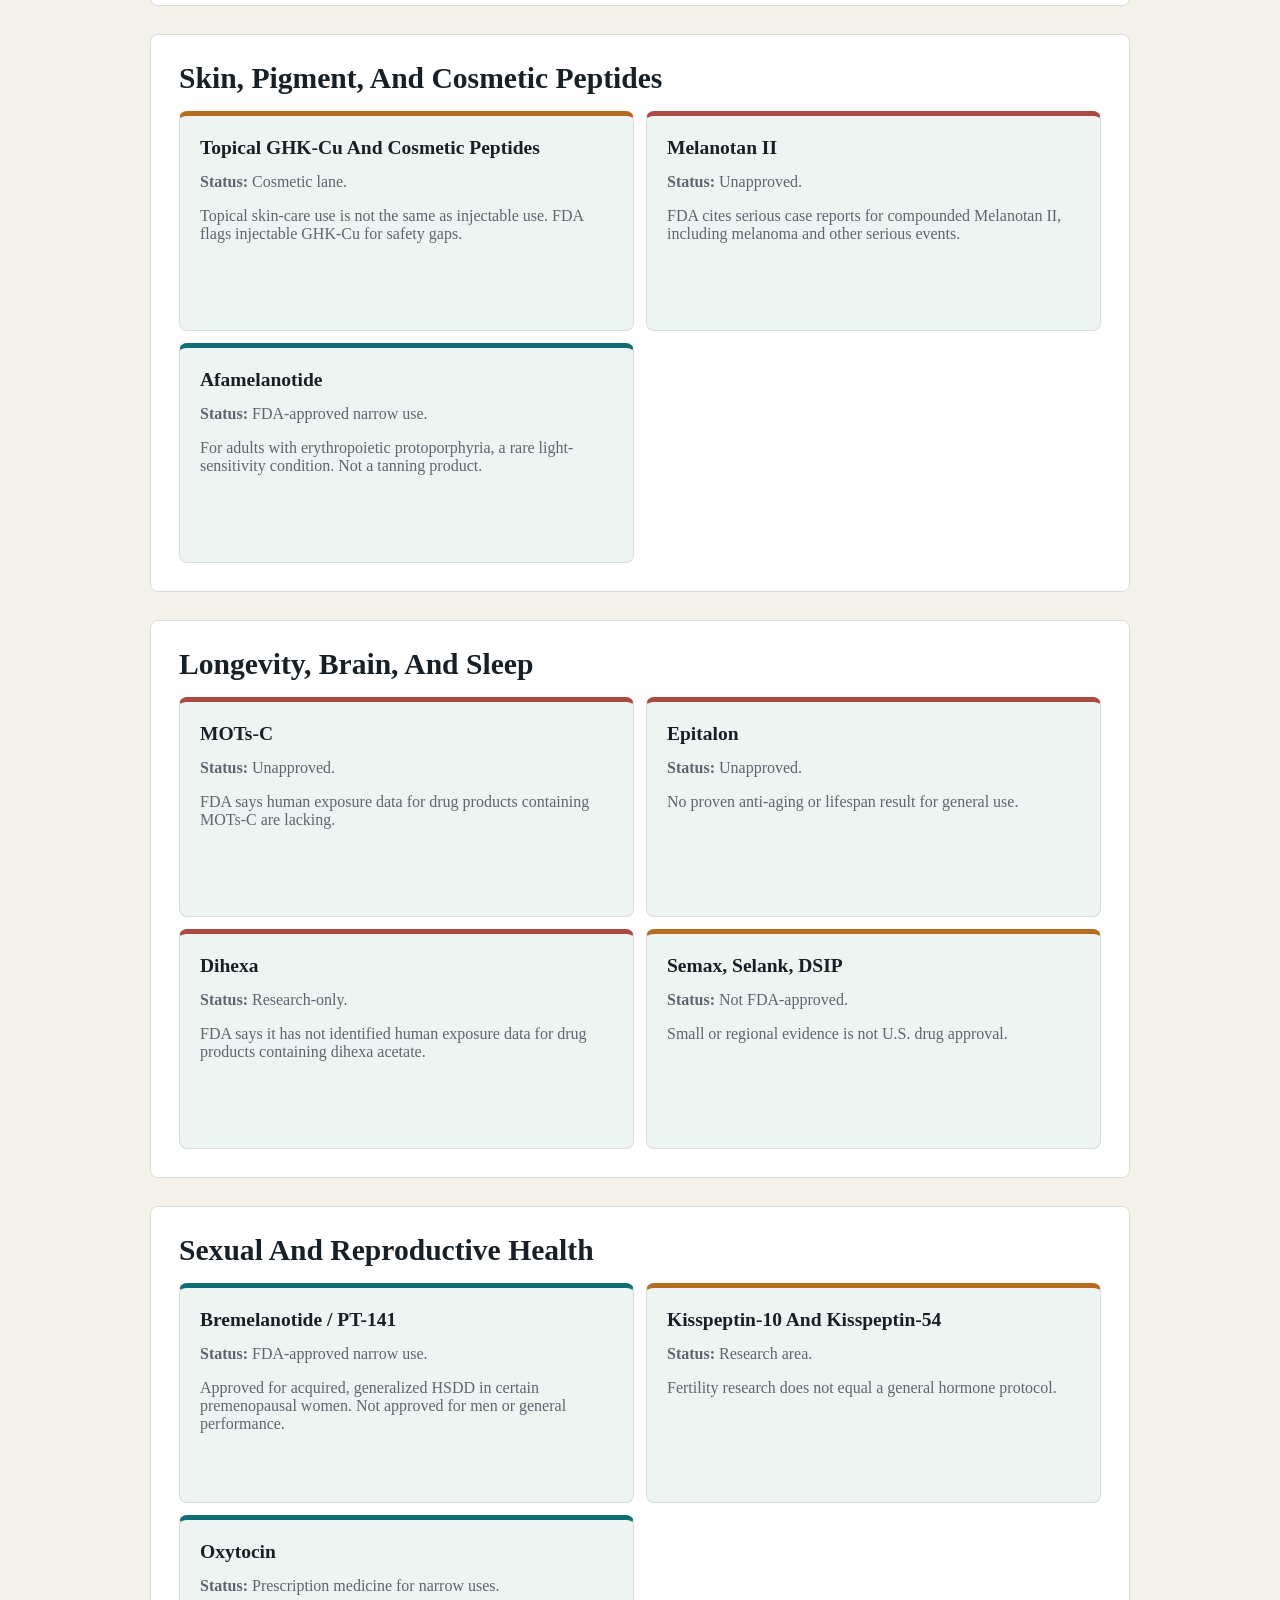
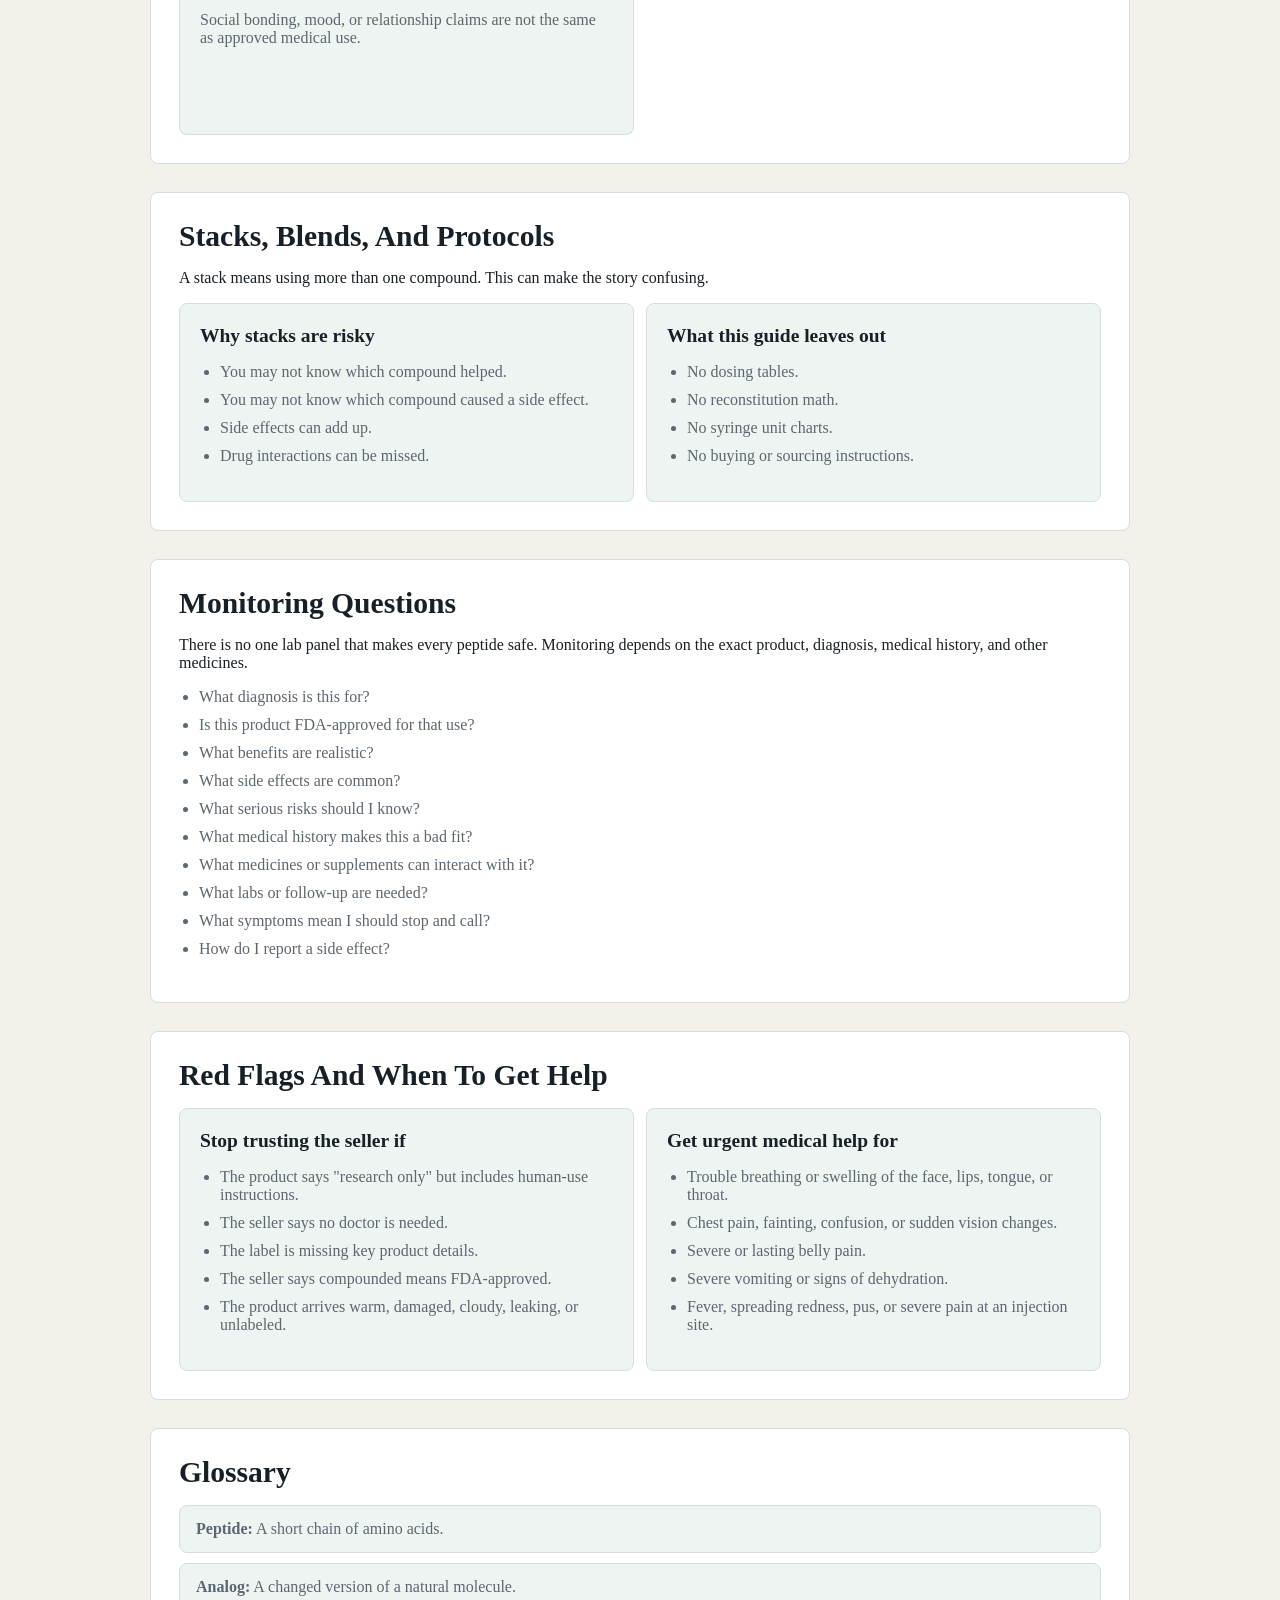
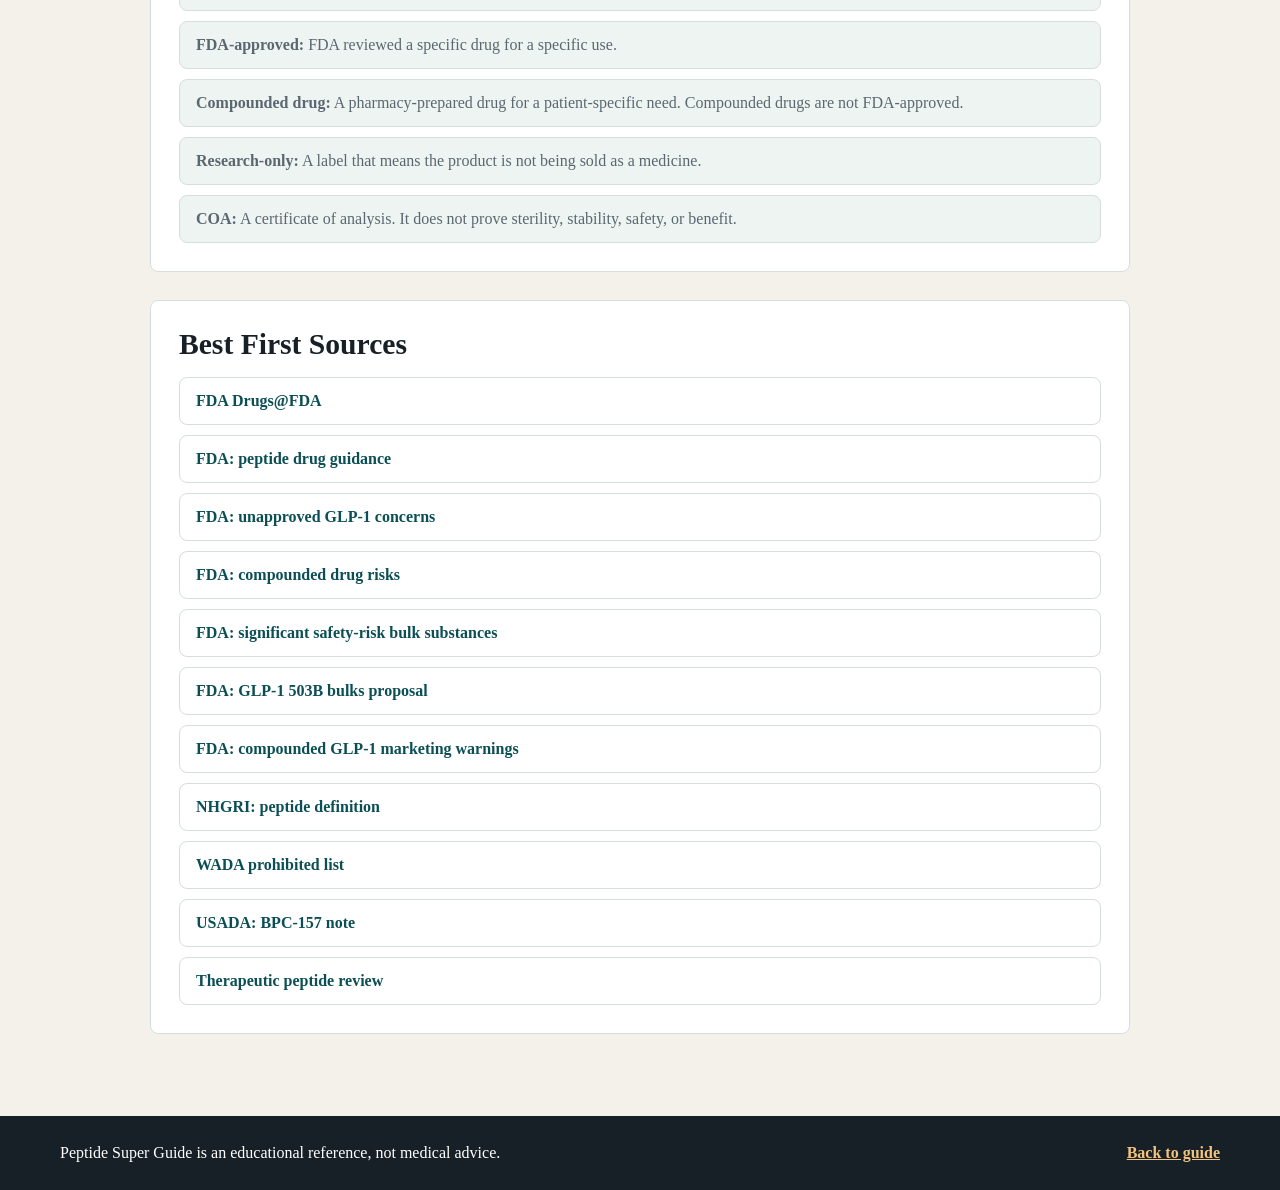
<file: super-file.html>
<!doctype html>
<html lang="en">
  <head>
    <meta charset="utf-8" />
    <meta name="viewport" content="width=device-width, initial-scale=1" />
    <meta
      name="description"
      content="A sixth-grade reading level peptide safety, evidence, and research guide."
    />
    <title>Peptide Super File</title>
    <link rel="stylesheet" href="styles.css" />
  </head>
  <body>
    <a class="skip-link" href="#content">Skip to content</a>

    <header class="site-header" aria-label="Primary">
      <a class="brand" href="index.html" aria-label="Peptide Super Guide home">
        <span class="brand-mark" aria-hidden="true">PSG</span>
        <span>Peptide Super Guide</span>
      </a>
      <nav class="nav" aria-label="Guide sections">
        <a href="index.html#basics">Basics</a>
        <a href="index.html#peptides">Peptides</a>
        <a href="super-file.html">Super File</a>
        <a href="#monitoring">Monitoring</a>
        <a href="#sources">Sources</a>
      </nav>
    </header>

    <main id="content" class="doc-page">
      <section class="doc-hero">
        <p class="eyebrow">Updated July 11, 2026</p>
        <h1>Peptide Super File</h1>
        <p>
          A clear guide to approved peptide medicines, research peptides,
          online claims, safety rules, monitoring questions, and red flags.
        </p>
        <div class="hero-actions">
          <a class="button primary" href="#master-chart">Start with the chart</a>
          <a class="button secondary" href="PEPTIDE_SUPER_FILE.md">Open Markdown</a>
        </div>
      </section>

      <article class="doc-body">
        <div class="callout warning-callout">
          <strong>Educational only.</strong>
          This page does not give medical advice, dosing, mixing instructions,
          injection instructions, treatment plans, or buying advice.
        </div>

        <section class="readable-section">
          <h2>How To Use This Guide</h2>
          <div class="toc-grid">
            <a href="#evidence-key">Evidence key</a>
            <a href="#master-chart">Quick master chart</a>
            <a href="#metabolic">Weight and metabolic drugs</a>
            <a href="#gh-axis">Growth hormone axis</a>
            <a href="#recovery">Healing and recovery</a>
            <a href="#skin">Skin and pigment</a>
            <a href="#brain">Longevity, brain, and sleep</a>
            <a href="#sexual">Sexual and reproductive health</a>
            <a href="#stacks">Stacks and protocols</a>
            <a href="#monitoring">Monitoring questions</a>
            <a href="#red-flags">Red flags</a>
            <a href="#sources">Sources</a>
          </div>
        </section>

        <section class="readable-section">
          <h2>The Short Version</h2>
          <p>
            A peptide is a short chain of amino acids. Some peptides are real
            prescription medicines. Some are skin-care ingredients. Some are
            research drugs. Some are sold online with claims that run ahead of
            the proof.
          </p>
          <div class="lane-cards">
            <div><strong>Green</strong><span>FDA-approved medicine for a real diagnosis.</span></div>
            <div><strong>Yellow</strong><span>Human research exists, but the use is not approved.</span></div>
            <div><strong>Red</strong><span>Research-only, gray-market, or FDA safety concern.</span></div>
          </div>
        </section>

        <section id="evidence-key" class="readable-section">
          <h2>Evidence Key</h2>
          <p>
            A strong body mechanism does not prove a real health benefit. A
            compound can look good in cells or animals and still fail in people.
          </p>
          <div class="evidence-key">
            <div><strong>Strong</strong><span>FDA-approved use or several good human trials.</span></div>
            <div><strong>Moderate</strong><span>Multiple human studies, but limits remain.</span></div>
            <div><strong>Limited</strong><span>Small trials, regional studies, or mixed results.</span></div>
            <div><strong>Very low</strong><span>Mostly animal, cell, or anecdotal data.</span></div>
          </div>
          <h3>Ask These Before Believing A Claim</h3>
          <ul class="plain-list">
            <li>Was this exact compound tested?</li>
            <li>Was it tested in people?</li>
            <li>Was there a placebo group?</li>
            <li>Was the study large enough and long enough?</li>
            <li>Did it measure a real health result, not just a lab marker?</li>
            <li>Were side effects reported?</li>
            <li>Did another research group repeat the result?</li>
          </ul>
        </section>

        <section class="readable-section">
          <h2>Big 2026 Updates</h2>
          <ul class="plain-list">
            <li>FDA says compounded drugs are not FDA-approved and are not checked by FDA for safety, effect, or quality before sale.</li>
            <li>FDA says retatrutide and cagrilintide cannot be used in compounding under federal law.</li>
            <li>FDA says semaglutide salt forms are different active ingredients than approved semaglutide drugs.</li>
            <li>FDA warns that some online GLP-1 products are sold falsely as "research only" while being marketed for human use.</li>
            <li>FDA lists many popular online peptides as bulk substances that may present significant safety risks.</li>
            <li>Athletes need a separate WADA and sport-rule check before using any peptide-related product.</li>
          </ul>
        </section>

        <section id="master-chart" class="readable-section">
          <h2>Quick Master Chart</h2>
          <div class="master-chart" role="table" aria-label="Peptide master chart">
            <div class="master-row master-head" role="row">
              <strong role="columnheader">Compound</strong>
              <strong role="columnheader">Status</strong>
              <strong role="columnheader">Evidence</strong>
              <strong role="columnheader">Bottom line</strong>
            </div>
            <div class="master-row" role="row"><span>Semaglutide</span><span>FDA-approved products exist</span><span>Strong</span><span>Real medicine. Approved product and label matter.</span></div>
            <div class="master-row" role="row"><span>Tirzepatide</span><span>FDA-approved products exist</span><span>Strong</span><span>Real medicine. GI, gallbladder, and blood sugar risks matter.</span></div>
            <div class="master-row" role="row"><span>Liraglutide</span><span>FDA-approved products exist</span><span>Strong</span><span>Real medicine for certain diabetes and weight-management uses.</span></div>
            <div class="master-row" role="row"><span>Retatrutide</span><span>Investigational</span><span>Moderate</span><span>Promising research, but not FDA-approved or compoundable.</span></div>
            <div class="master-row" role="row"><span>Cagrilintide</span><span>Investigational</span><span>Moderate</span><span>Research drug, not an approved patient medicine.</span></div>
            <div class="master-row" role="row"><span>Tesamorelin</span><span>FDA-approved narrow use</span><span>Strong</span><span>For HIV-associated lipodystrophy, not general weight loss.</span></div>
            <div class="master-row" role="row"><span>CJC-1295</span><span>Unapproved</span><span>Limited</span><span>FDA lists adverse-event and quality concerns.</span></div>
            <div class="master-row" role="row"><span>Ipamorelin</span><span>Unapproved</span><span>Limited</span><span>Human body-composition claims are not settled.</span></div>
            <div class="master-row" role="row"><span>BPC-157</span><span>Unapproved</span><span>Very low</span><span>Mostly animal evidence. FDA flags safety gaps.</span></div>
            <div class="master-row" role="row"><span>TB-500 fragment</span><span>Unapproved</span><span>Very low</span><span>Do not borrow results from full thymosin beta-4.</span></div>
            <div class="master-row" role="row"><span>GHK-Cu topical</span><span>Cosmetic ingredient</span><span>Limited</span><span>Topical evidence is different from injectable risk.</span></div>
            <div class="master-row" role="row"><span>MOTs-C</span><span>Unapproved</span><span>Very low</span><span>FDA says human exposure data for drug products are lacking.</span></div>
            <div class="master-row" role="row"><span>Semax / Selank</span><span>Not FDA-approved</span><span>Limited</span><span>Regional or small studies do not equal U.S. approval.</span></div>
            <div class="master-row" role="row"><span>Bremelanotide / PT-141</span><span>FDA-approved narrow use</span><span>Strong</span><span>Not a general sexual performance drug.</span></div>
            <div class="master-row" role="row"><span>Afamelanotide</span><span>FDA-approved narrow use</span><span>Strong</span><span>For a rare light-sensitivity condition, not tanning.</span></div>
          </div>
        </section>

        <section id="metabolic" class="readable-section">
          <h2>Weight-Loss And Metabolic Drugs</h2>
          <div class="compound-grid">
            <article class="compound-card green-card">
              <h3>Semaglutide</h3>
              <p><strong>Status:</strong> FDA-approved products exist.</p>
              <p><strong>Job:</strong> Copies a GLP-1 signal. It can lower appetite, slow stomach emptying, and help blood sugar.</p>
              <p><strong>Careful:</strong> Approved products are not the same as every compounded or online product.</p>
            </article>
            <article class="compound-card green-card">
              <h3>Tirzepatide</h3>
              <p><strong>Status:</strong> FDA-approved products exist.</p>
              <p><strong>Job:</strong> Works on GIP and GLP-1 pathways.</p>
              <p><strong>Careful:</strong> Online "research" tirzepatide is not the same as an FDA-approved product.</p>
            </article>
            <article class="compound-card yellow-card">
              <h3>Retatrutide</h3>
              <p><strong>Status:</strong> Investigational.</p>
              <p><strong>Job:</strong> Designed to act on GLP-1, GIP, and glucagon pathways.</p>
              <p><strong>Careful:</strong> FDA says it cannot be used in compounding under federal law.</p>
            </article>
            <article class="compound-card yellow-card">
              <h3>Cagrilintide</h3>
              <p><strong>Status:</strong> Investigational.</p>
              <p><strong>Job:</strong> An amylin analog being studied for appetite and weight.</p>
              <p><strong>Careful:</strong> Research interest is not patient access.</p>
            </article>
          </div>
        </section>

        <section id="gh-axis" class="readable-section">
          <h2>Growth Hormone Axis</h2>
          <p>
            This lane can affect growth hormone and IGF-1 signaling. It can
            also affect blood sugar, swelling, joint symptoms, sleep apnea, and
            cancer-screening concerns. A higher lab number does not prove a
            better health result.
          </p>
          <div class="compound-grid">
            <article class="compound-card green-card">
              <h3>Tesamorelin</h3>
              <p><strong>Status:</strong> FDA-approved for a narrow use.</p>
              <p><strong>Bottom line:</strong> For HIV-associated lipodystrophy. Not a general weight-loss drug.</p>
            </article>
            <article class="compound-card red-card">
              <h3>CJC-1295, Ipamorelin, GHRP-2, GHRP-6</h3>
              <p><strong>Status:</strong> Not approved as general wellness drugs.</p>
              <p><strong>Bottom line:</strong> Treat GH-axis stacks as high-medical-complexity, not routine wellness tools.</p>
            </article>
          </div>
        </section>

        <section id="recovery" class="readable-section">
          <h2>Healing And Recovery</h2>
          <p>This is the category with the most online hype.</p>
          <div class="compound-grid">
            <article class="compound-card red-card">
              <h3>BPC-157</h3>
              <p><strong>Status:</strong> Unapproved.</p>
              <p><strong>Claim:</strong> Tendon, gut, nerve, or injury recovery.</p>
              <p><strong>Bottom line:</strong> No proven human tendon, gut, or nerve protocol.</p>
            </article>
            <article class="compound-card red-card">
              <h3>TB-500</h3>
              <p><strong>Status:</strong> Unapproved.</p>
              <p><strong>Claim:</strong> Recovery and tissue repair.</p>
              <p><strong>Bottom line:</strong> Marketed fragments are not the same as full thymosin beta-4.</p>
            </article>
            <article class="compound-card red-card">
              <h3>KPV And LL-37</h3>
              <p><strong>Status:</strong> Unapproved.</p>
              <p><strong>Claim:</strong> Immune, gut, or inflammation support.</p>
              <p><strong>Bottom line:</strong> Immune-related claims need extra caution.</p>
            </article>
          </div>
        </section>

        <section id="skin" class="readable-section">
          <h2>Skin, Pigment, And Cosmetic Peptides</h2>
          <div class="compound-grid">
            <article class="compound-card yellow-card">
              <h3>Topical GHK-Cu And Cosmetic Peptides</h3>
              <p><strong>Status:</strong> Cosmetic lane.</p>
              <p>Topical skin-care use is not the same as injectable use. FDA flags injectable GHK-Cu for safety gaps.</p>
            </article>
            <article class="compound-card red-card">
              <h3>Melanotan II</h3>
              <p><strong>Status:</strong> Unapproved.</p>
              <p>FDA cites serious case reports for compounded Melanotan II, including melanoma and other serious events.</p>
            </article>
            <article class="compound-card green-card">
              <h3>Afamelanotide</h3>
              <p><strong>Status:</strong> FDA-approved narrow use.</p>
              <p>For adults with erythropoietic protoporphyria, a rare light-sensitivity condition. Not a tanning product.</p>
            </article>
          </div>
        </section>

        <section id="brain" class="readable-section">
          <h2>Longevity, Brain, And Sleep</h2>
          <div class="compound-grid">
            <article class="compound-card red-card">
              <h3>MOTs-C</h3>
              <p><strong>Status:</strong> Unapproved.</p>
              <p>FDA says human exposure data for drug products containing MOTs-C are lacking.</p>
            </article>
            <article class="compound-card red-card">
              <h3>Epitalon</h3>
              <p><strong>Status:</strong> Unapproved.</p>
              <p>No proven anti-aging or lifespan result for general use.</p>
            </article>
            <article class="compound-card red-card">
              <h3>Dihexa</h3>
              <p><strong>Status:</strong> Research-only.</p>
              <p>FDA says it has not identified human exposure data for drug products containing dihexa acetate.</p>
            </article>
            <article class="compound-card yellow-card">
              <h3>Semax, Selank, DSIP</h3>
              <p><strong>Status:</strong> Not FDA-approved.</p>
              <p>Small or regional evidence is not U.S. drug approval.</p>
            </article>
          </div>
        </section>

        <section id="sexual" class="readable-section">
          <h2>Sexual And Reproductive Health</h2>
          <div class="compound-grid">
            <article class="compound-card green-card">
              <h3>Bremelanotide / PT-141</h3>
              <p><strong>Status:</strong> FDA-approved narrow use.</p>
              <p>Approved for acquired, generalized HSDD in certain premenopausal women. Not approved for men or general performance.</p>
            </article>
            <article class="compound-card yellow-card">
              <h3>Kisspeptin-10 And Kisspeptin-54</h3>
              <p><strong>Status:</strong> Research area.</p>
              <p>Fertility research does not equal a general hormone protocol.</p>
            </article>
            <article class="compound-card green-card">
              <h3>Oxytocin</h3>
              <p><strong>Status:</strong> Prescription medicine for narrow uses.</p>
              <p>Social bonding, mood, or relationship claims are not the same as approved medical use.</p>
            </article>
          </div>
        </section>

        <section id="stacks" class="readable-section">
          <h2>Stacks, Blends, And Protocols</h2>
          <p>
            A stack means using more than one compound. This can make the story
            confusing.
          </p>
          <div class="do-dont-grid">
            <div>
              <h3>Why stacks are risky</h3>
              <ul class="plain-list">
                <li>You may not know which compound helped.</li>
                <li>You may not know which compound caused a side effect.</li>
                <li>Side effects can add up.</li>
                <li>Drug interactions can be missed.</li>
              </ul>
            </div>
            <div>
              <h3>What this guide leaves out</h3>
              <ul class="plain-list">
                <li>No dosing tables.</li>
                <li>No reconstitution math.</li>
                <li>No syringe unit charts.</li>
                <li>No buying or sourcing instructions.</li>
              </ul>
            </div>
          </div>
        </section>

        <section id="monitoring" class="readable-section">
          <h2>Monitoring Questions</h2>
          <p>
            There is no one lab panel that makes every peptide safe. Monitoring
            depends on the exact product, diagnosis, medical history, and other
            medicines.
          </p>
          <ul class="plain-list">
            <li>What diagnosis is this for?</li>
            <li>Is this product FDA-approved for that use?</li>
            <li>What benefits are realistic?</li>
            <li>What side effects are common?</li>
            <li>What serious risks should I know?</li>
            <li>What medical history makes this a bad fit?</li>
            <li>What medicines or supplements can interact with it?</li>
            <li>What labs or follow-up are needed?</li>
            <li>What symptoms mean I should stop and call?</li>
            <li>How do I report a side effect?</li>
          </ul>
        </section>

        <section id="red-flags" class="readable-section">
          <h2>Red Flags And When To Get Help</h2>
          <div class="do-dont-grid">
            <div>
              <h3>Stop trusting the seller if</h3>
              <ul class="plain-list">
                <li>The product says "research only" but includes human-use instructions.</li>
                <li>The seller says no doctor is needed.</li>
                <li>The label is missing key product details.</li>
                <li>The seller says compounded means FDA-approved.</li>
                <li>The product arrives warm, damaged, cloudy, leaking, or unlabeled.</li>
              </ul>
            </div>
            <div>
              <h3>Get urgent medical help for</h3>
              <ul class="plain-list">
                <li>Trouble breathing or swelling of the face, lips, tongue, or throat.</li>
                <li>Chest pain, fainting, confusion, or sudden vision changes.</li>
                <li>Severe or lasting belly pain.</li>
                <li>Severe vomiting or signs of dehydration.</li>
                <li>Fever, spreading redness, pus, or severe pain at an injection site.</li>
              </ul>
            </div>
          </div>
        </section>

        <section class="readable-section">
          <h2>Glossary</h2>
          <div class="glossary-list">
            <p><strong>Peptide:</strong> A short chain of amino acids.</p>
            <p><strong>Analog:</strong> A changed version of a natural molecule.</p>
            <p><strong>FDA-approved:</strong> FDA reviewed a specific drug for a specific use.</p>
            <p><strong>Compounded drug:</strong> A pharmacy-prepared drug for a patient-specific need. Compounded drugs are not FDA-approved.</p>
            <p><strong>Research-only:</strong> A label that means the product is not being sold as a medicine.</p>
            <p><strong>COA:</strong> A certificate of analysis. It does not prove sterility, stability, safety, or benefit.</p>
          </div>
        </section>

        <section id="sources" class="readable-section">
          <h2>Best First Sources</h2>
          <div class="source-list compact">
            <a href="https://www.accessdata.fda.gov/scripts/cder/daf/">FDA Drugs@FDA</a>
            <a href="https://www.fda.gov/regulatory-information/search-fda-guidance-documents/clinical-pharmacology-considerations-peptide-drug-products">FDA: peptide drug guidance</a>
            <a href="https://www.fda.gov/drugs/drug-alerts-and-statements/fdas-concerns-unapproved-glp-1-drugs-used-weight-loss">FDA: unapproved GLP-1 concerns</a>
            <a href="https://www.fda.gov/drugs/human-drug-compounding/understanding-risks-compounded-drugs">FDA: compounded drug risks</a>
            <a href="https://www.fda.gov/drugs/human-drug-compounding/certain-bulk-drug-substances-use-compounding-may-present-significant-safety-risks">FDA: significant safety-risk bulk substances</a>
            <a href="https://www.fda.gov/news-events/press-announcements/fda-proposes-exclude-semaglutide-tirzepatide-and-liraglutide-503b-bulks-list">FDA: GLP-1 503B bulks proposal</a>
            <a href="https://www.fda.gov/news-events/press-announcements/fda-warns-30-telehealth-companies-against-illegal-marketing-compounded-glp-1s">FDA: compounded GLP-1 marketing warnings</a>
            <a href="https://www.genome.gov/genetics-glossary/Peptide">NHGRI: peptide definition</a>
            <a href="https://www.wada-ama.org/en/prohibited-list">WADA prohibited list</a>
            <a href="https://www.usada.org/athlete-advisory/key-changes-2022-prohibited-list/">USADA: BPC-157 note</a>
            <a href="https://pmc.ncbi.nlm.nih.gov/articles/PMC8844085/">Therapeutic peptide review</a>
          </div>
        </section>
      </article>
    </main>

    <footer class="footer">
      <p>Peptide Super Guide is an educational reference, not medical advice.</p>
      <a href="index.html">Back to guide</a>
    </footer>
  </body>
</html>
</file>
<file: styles.css>
:root {
  --ink: #172026;
  --muted: #5b6770;
  --paper: #f4f1eb;
  --surface: #ffffff;
  --surface-strong: #eef4f2;
  --teal: #0f6d73;
  --teal-dark: #0b4f55;
  --amber: #b66d22;
  --coral: #ad4b42;
  --blue: #245c7b;
  --line: #d6dedb;
  --shadow: 0 18px 48px rgba(23, 32, 38, 0.14);
  --radius: 8px;
}

* {
  box-sizing: border-box;
}

html {
  scroll-behavior: smooth;
}

body {
  margin: 0;
  color: var(--ink);
  background: var(--paper);
  font-family:
    Inter, ui-sans-serif, system-ui, -apple-system, BlinkMacSystemFont, "Segoe UI",
    sans-serif;
  line-height: 1.55;
}

body,
button,
input {
  font: inherit;
}

a {
  color: inherit;
}

.skip-link {
  position: fixed;
  top: 12px;
  left: 12px;
  z-index: 20;
  padding: 10px 14px;
  color: #ffffff;
  background: var(--ink);
  border-radius: var(--radius);
  transform: translateY(-150%);
  transition: transform 160ms ease;
}

.skip-link:focus {
  transform: translateY(0);
}

.site-header {
  position: sticky;
  top: 0;
  z-index: 10;
  display: flex;
  align-items: center;
  justify-content: space-between;
  min-height: 68px;
  padding: 0 32px;
  color: #ffffff;
  background: rgba(15, 31, 35, 0.88);
  border-bottom: 1px solid rgba(255, 255, 255, 0.14);
  backdrop-filter: blur(14px);
}

.brand {
  display: inline-flex;
  align-items: center;
  gap: 12px;
  font-weight: 800;
  text-decoration: none;
}

.brand-mark {
  display: grid;
  width: 40px;
  height: 40px;
  place-items: center;
  color: #122025;
  background: #f2c47d;
  border-radius: 50%;
  font-size: 0.78rem;
  font-weight: 900;
}

.nav {
  display: flex;
  align-items: center;
  gap: 4px;
}

.nav a {
  padding: 10px 12px;
  color: rgba(255, 255, 255, 0.86);
  text-decoration: none;
  border-radius: var(--radius);
}

.nav a:hover,
.nav a:focus-visible {
  color: #ffffff;
  background: rgba(255, 255, 255, 0.12);
  outline: none;
}

.hero {
  min-height: 86vh;
  display: flex;
  align-items: center;
  padding: 96px 32px 72px;
  color: #ffffff;
  background:
    linear-gradient(90deg, rgba(8, 19, 24, 0.94) 0%, rgba(8, 19, 24, 0.82) 36%, rgba(8, 19, 24, 0.28) 68%),
    url("assets/peptide-hero.png") center right / cover no-repeat;
}

.hero-content {
  width: min(720px, 100%);
  margin-left: max(0px, calc((100vw - 1160px) / 2));
}

.eyebrow {
  margin: 0 0 12px;
  color: var(--amber);
  font-size: 0.82rem;
  font-weight: 800;
  letter-spacing: 0;
  text-transform: uppercase;
}

.hero .eyebrow {
  color: #f2c47d;
}

h1,
h2,
h3,
p {
  margin-top: 0;
}

h1 {
  max-width: 10ch;
  margin-bottom: 22px;
  font-size: 4.8rem;
  line-height: 0.98;
  letter-spacing: 0;
}

h2 {
  max-width: 820px;
  margin-bottom: 16px;
  font-size: 2.45rem;
  line-height: 1.08;
  letter-spacing: 0;
}

h3 {
  margin-bottom: 12px;
  font-size: 1.22rem;
  line-height: 1.18;
  letter-spacing: 0;
}

.hero-copy {
  max-width: 620px;
  margin-bottom: 24px;
  color: rgba(255, 255, 255, 0.86);
  font-size: 1.18rem;
}

.hero-actions,
.filter-bar {
  display: flex;
  flex-wrap: wrap;
  gap: 10px;
}

.button,
.filter-button {
  min-height: 44px;
  border: 1px solid transparent;
  border-radius: var(--radius);
  cursor: pointer;
  text-decoration: none;
  transition:
    transform 140ms ease,
    background 140ms ease,
    border-color 140ms ease;
}

.button {
  display: inline-flex;
  align-items: center;
  justify-content: center;
  padding: 11px 16px;
  font-weight: 800;
}

.button:hover,
.filter-button:hover {
  transform: translateY(-1px);
}

.button.primary {
  color: #102026;
  background: #f2c47d;
}

.button.secondary {
  color: #ffffff;
  border-color: rgba(255, 255, 255, 0.38);
  background: rgba(255, 255, 255, 0.1);
}

.medical-note {
  max-width: 620px;
  margin: 22px 0 0;
  color: rgba(255, 255, 255, 0.74);
  font-size: 0.96rem;
}

.quick-strip {
  display: grid;
  grid-template-columns: repeat(3, 1fr);
  gap: 1px;
  width: min(1160px, calc(100% - 48px));
  margin: -34px auto 0;
  overflow: hidden;
  background: var(--line);
  border: 1px solid var(--line);
  border-radius: var(--radius);
  box-shadow: var(--shadow);
}

.quick-item {
  min-height: 118px;
  padding: 24px;
  background: var(--surface);
}

.quick-label,
.card-kicker {
  display: block;
  margin-bottom: 8px;
  color: var(--teal);
  font-size: 0.78rem;
  font-weight: 900;
  text-transform: uppercase;
}

.section {
  width: min(1160px, calc(100% - 48px));
  margin: 0 auto;
  padding: 92px 0;
}

.section.band {
  width: 100%;
  padding: 92px max(24px, calc((100% - 1160px) / 2));
  background: var(--surface-strong);
}

.section-heading {
  max-width: 760px;
  margin-bottom: 34px;
}

.section-heading p:not(.eyebrow) {
  color: var(--muted);
  font-size: 1.05rem;
}

.section-heading.compact {
  margin-bottom: 24px;
}

.card-grid {
  display: grid;
  gap: 18px;
}

.card-grid.three {
  grid-template-columns: repeat(3, 1fr);
}

.info-card,
.evidence-card,
.question-card,
.risk-card {
  border: 1px solid var(--line);
  border-radius: var(--radius);
  background: var(--surface);
  box-shadow: 0 10px 28px rgba(23, 32, 38, 0.08);
}

.info-card,
.evidence-card,
.risk-card {
  padding: 24px;
}

.info-card p,
.evidence-card p,
.risk-card p,
.question-card p {
  color: var(--muted);
}

.lane-table {
  display: grid;
  overflow: hidden;
  border: 1px solid var(--line);
  border-radius: var(--radius);
  background: var(--surface);
}

.lane-row {
  display: grid;
  grid-template-columns: 1fr 1.45fr 1.35fr;
  border-top: 1px solid var(--line);
}

.lane-row:first-child {
  border-top: 0;
}

.lane-row > div {
  min-width: 0;
  padding: 18px;
  border-left: 1px solid var(--line);
}

.lane-row > div:first-child {
  border-left: 0;
}

.lane-head {
  color: #ffffff;
  background: var(--teal-dark);
  font-weight: 900;
}

.peptide-group {
  margin-top: 34px;
}

.peptide-group:first-of-type {
  margin-top: 0;
}

.group-heading {
  display: flex;
  align-items: flex-end;
  justify-content: space-between;
  gap: 18px;
  margin-bottom: 14px;
}

.group-heading h3 {
  max-width: 680px;
  margin: 0;
}

.status-badge {
  display: inline-flex;
  min-height: 32px;
  align-items: center;
  padding: 5px 10px;
  color: #ffffff;
  border-radius: 999px;
  font-size: 0.78rem;
  font-weight: 900;
  text-transform: uppercase;
}

.status-badge.approved {
  background: var(--teal);
}

.status-badge.topical {
  background: var(--blue);
}

.status-badge.caution {
  background: var(--coral);
}

.peptide-grid {
  display: grid;
  grid-template-columns: repeat(4, 1fr);
  gap: 14px;
}

.peptide-card {
  min-height: 236px;
  padding: 20px;
  background: var(--surface);
  border: 1px solid var(--line);
  border-radius: var(--radius);
}

.peptide-card h4 {
  margin: 0 0 10px;
  font-size: 1.02rem;
  line-height: 1.2;
}

.peptide-card p {
  color: var(--muted);
}

.peptide-card span {
  display: block;
  margin-top: 14px;
  color: var(--teal-dark);
  font-size: 0.88rem;
  font-weight: 800;
}

.compact-cards .peptide-card {
  min-height: 190px;
}

.peptide-card.warning {
  border-top: 5px solid var(--coral);
}

.filter-bar {
  margin-bottom: 22px;
}

.filter-button {
  padding: 10px 14px;
  color: var(--ink);
  background: var(--surface);
  border-color: var(--line);
  font-weight: 800;
}

.filter-button.is-active {
  color: #ffffff;
  background: var(--teal);
  border-color: var(--teal);
}

.evidence-grid {
  display: grid;
  grid-template-columns: repeat(4, 1fr);
  gap: 16px;
}

.evidence-card {
  display: flex;
  min-height: 300px;
  flex-direction: column;
}

.evidence-card[data-level="High"] {
  border-top: 5px solid var(--teal);
}

.evidence-card[data-level="Moderate"] {
  border-top: 5px solid var(--blue);
}

.evidence-card[data-level="Limited"] {
  border-top: 5px solid var(--amber);
}

.evidence-card[data-level="High caution"] {
  border-top: 5px solid var(--coral);
}

.evidence-meta {
  display: flex;
  flex-wrap: wrap;
  gap: 8px;
  margin-top: auto;
  padding-top: 18px;
}

.pill {
  display: inline-flex;
  min-height: 28px;
  align-items: center;
  padding: 4px 9px;
  color: var(--teal-dark);
  background: #e5f2ef;
  border-radius: 999px;
  font-size: 0.8rem;
  font-weight: 800;
}

.safety-layout {
  display: grid;
  grid-template-columns: minmax(0, 1.35fr) minmax(280px, 0.65fr);
  gap: 20px;
  align-items: start;
}

.check-panel {
  display: grid;
  gap: 12px;
}

.check-row {
  display: grid;
  grid-template-columns: 28px 1fr;
  gap: 12px;
  align-items: start;
  padding: 18px;
  color: var(--ink);
  background: var(--surface);
  border: 1px solid var(--line);
  border-radius: var(--radius);
}

.check-row input {
  width: 22px;
  height: 22px;
  accent-color: var(--teal);
}

.risk-card {
  position: sticky;
  top: 88px;
}

.risk-meter {
  height: 14px;
  overflow: hidden;
  margin: 8px 0 18px;
  background: #eadbd7;
  border-radius: 999px;
}

.risk-meter span {
  display: block;
  width: 0%;
  height: 100%;
  background: var(--coral);
  transition:
    width 180ms ease,
    background 180ms ease;
}

.question-grid {
  display: grid;
  grid-template-columns: repeat(4, 1fr);
  gap: 16px;
}

.question-card {
  padding: 0;
}

.question-card summary {
  min-height: 88px;
  padding: 20px 22px;
  cursor: pointer;
  font-weight: 900;
  list-style-position: inside;
}

.question-card p {
  padding: 0 22px 22px;
}

.glossary {
  display: grid;
  grid-template-columns: repeat(3, 1fr);
  gap: 14px;
  margin: 0;
}

.glossary div {
  min-height: 140px;
  padding: 22px;
  background: var(--surface);
  border: 1px solid var(--line);
  border-radius: var(--radius);
}

.glossary dt {
  margin-bottom: 8px;
  font-weight: 900;
}

.glossary dd {
  margin: 0;
  color: var(--muted);
}

.sources-section {
  padding-bottom: 72px;
}

.source-list {
  display: grid;
  gap: 10px;
}

.source-list a {
  padding: 18px 20px;
  color: var(--teal-dark);
  background: var(--surface);
  border: 1px solid var(--line);
  border-radius: var(--radius);
  font-weight: 800;
  text-decoration: none;
}

.source-list a:hover,
.source-list a:focus-visible {
  border-color: var(--teal);
  outline: none;
}

.doc-page {
  background: var(--paper);
}

.doc-hero {
  padding: 92px max(24px, calc((100% - 980px) / 2)) 56px;
  color: #ffffff;
  background:
    linear-gradient(90deg, rgba(8, 19, 24, 0.94), rgba(8, 19, 24, 0.78)),
    url("assets/peptide-hero.png") center right / cover no-repeat;
}

.doc-hero h1 {
  max-width: 12ch;
  margin-bottom: 18px;
  font-size: 4rem;
}

.doc-hero p:not(.eyebrow) {
  max-width: 720px;
  color: rgba(255, 255, 255, 0.86);
  font-size: 1.12rem;
}

.doc-body {
  width: min(980px, calc(100% - 48px));
  margin: 0 auto;
  padding: 44px 0 82px;
}

.callout {
  padding: 18px 20px;
  border: 1px solid var(--line);
  border-radius: var(--radius);
  background: var(--surface);
}

.warning-callout {
  border-left: 6px solid var(--coral);
}

.readable-section {
  margin-top: 28px;
  padding: 28px;
  background: var(--surface);
  border: 1px solid var(--line);
  border-radius: var(--radius);
}

.readable-section h2 {
  font-size: 1.85rem;
}

.plain-list {
  display: grid;
  gap: 10px;
  padding-left: 20px;
  color: var(--muted);
}

.lane-cards {
  display: grid;
  grid-template-columns: repeat(3, 1fr);
  gap: 12px;
  margin-top: 18px;
}

.lane-cards div {
  min-height: 120px;
  padding: 18px;
  border: 1px solid var(--line);
  border-radius: var(--radius);
  background: var(--surface-strong);
}

.lane-cards strong,
.lane-cards span {
  display: block;
}

.lane-cards span {
  margin-top: 8px;
  color: var(--muted);
}

.simple-table {
  display: grid;
  overflow: hidden;
  border: 1px solid var(--line);
  border-radius: var(--radius);
}

.simple-table > div {
  display: grid;
  grid-template-columns: 260px 1fr;
  border-top: 1px solid var(--line);
}

.simple-table > div:first-child {
  border-top: 0;
}

.simple-table strong,
.simple-table span {
  padding: 14px 16px;
}

.simple-table span {
  color: var(--muted);
  border-left: 1px solid var(--line);
}

.tag-cloud {
  display: flex;
  flex-wrap: wrap;
  gap: 8px;
}

.tag-cloud span {
  min-height: 32px;
  padding: 5px 10px;
  color: var(--teal-dark);
  background: #e5f2ef;
  border-radius: 999px;
  font-weight: 800;
}

.source-list.compact a {
  padding: 14px 16px;
}

.toc-grid,
.compound-grid,
.do-dont-grid {
  display: grid;
  gap: 12px;
}

.toc-grid {
  grid-template-columns: repeat(3, 1fr);
}

.toc-grid a {
  min-height: 54px;
  display: flex;
  align-items: center;
  padding: 12px 14px;
  color: var(--teal-dark);
  background: var(--surface-strong);
  border: 1px solid var(--line);
  border-radius: var(--radius);
  font-weight: 800;
  text-decoration: none;
}

.toc-grid a:hover,
.toc-grid a:focus-visible {
  border-color: var(--teal);
  outline: none;
}

.evidence-key {
  display: grid;
  grid-template-columns: repeat(4, 1fr);
  gap: 12px;
  margin: 18px 0 28px;
}

.evidence-key div,
.compound-card,
.do-dont-grid > div {
  border: 1px solid var(--line);
  border-radius: var(--radius);
  background: var(--surface-strong);
}

.evidence-key div {
  min-height: 130px;
  padding: 16px;
}

.evidence-key strong,
.evidence-key span {
  display: block;
}

.evidence-key span {
  margin-top: 8px;
  color: var(--muted);
}

.master-chart {
  display: grid;
  overflow: hidden;
  border: 1px solid var(--line);
  border-radius: var(--radius);
}

.master-row {
  display: grid;
  grid-template-columns: 1.1fr 1.2fr 0.7fr 1.8fr;
  border-top: 1px solid var(--line);
}

.master-row:first-child {
  border-top: 0;
}

.master-row > span,
.master-row > strong {
  min-width: 0;
  padding: 14px;
  border-left: 1px solid var(--line);
}

.master-row > span:first-child,
.master-row > strong:first-child {
  border-left: 0;
  font-weight: 900;
}

.master-head {
  color: #ffffff;
  background: var(--teal-dark);
}

.compound-grid {
  grid-template-columns: repeat(2, 1fr);
}

.compound-card {
  min-height: 220px;
  padding: 20px;
  border-top: 5px solid var(--blue);
}

.compound-card h3 {
  margin-bottom: 14px;
}

.compound-card p {
  color: var(--muted);
}

.green-card {
  border-top-color: var(--teal);
}

.yellow-card {
  border-top-color: var(--amber);
}

.red-card {
  border-top-color: var(--coral);
}

.do-dont-grid {
  grid-template-columns: repeat(2, 1fr);
}

.do-dont-grid > div {
  padding: 20px;
}

.glossary-list {
  display: grid;
  gap: 10px;
}

.glossary-list p {
  margin: 0;
  padding: 14px 16px;
  color: var(--muted);
  background: var(--surface-strong);
  border: 1px solid var(--line);
  border-radius: var(--radius);
}

.footer {
  display: flex;
  align-items: center;
  justify-content: space-between;
  gap: 20px;
  padding: 28px max(24px, calc((100% - 1160px) / 2));
  color: #ffffff;
  background: var(--ink);
}

.footer p {
  margin: 0;
}

.footer a {
  color: #f2c47d;
  font-weight: 800;
}

@media (max-width: 980px) {
  .site-header {
    align-items: flex-start;
    flex-direction: column;
    gap: 10px;
    padding: 14px 20px;
  }

  .nav {
    width: 100%;
    overflow-x: auto;
    padding-bottom: 2px;
  }

  .hero {
    min-height: 78vh;
    padding: 76px 24px 56px;
    background:
      linear-gradient(90deg, rgba(8, 19, 24, 0.95) 0%, rgba(8, 19, 24, 0.82) 62%, rgba(8, 19, 24, 0.5) 100%),
      url("assets/peptide-hero.png") center right / cover no-repeat;
  }

  h1 {
    font-size: 3.35rem;
  }

  h2 {
    font-size: 2rem;
  }

  .quick-strip,
  .card-grid.three,
  .peptide-grid,
  .evidence-grid,
  .question-grid,
  .glossary,
  .safety-layout,
  .lane-cards,
  .toc-grid,
  .evidence-key {
    grid-template-columns: 1fr 1fr;
  }

  .risk-card {
    position: static;
  }

  .lane-row {
    grid-template-columns: 1fr;
  }

  .lane-row > div {
    border-left: 0;
    border-top: 1px solid var(--line);
  }

  .lane-row > div:first-child {
    border-top: 0;
  }
}

@media (max-width: 640px) {
  .site-header {
    position: relative;
  }

  .brand {
    font-size: 0.95rem;
  }

  .nav a {
    padding: 9px 10px;
  }

  .nav {
    flex-wrap: wrap;
    overflow-x: visible;
  }

  .hero {
    min-height: 76vh;
    padding: 58px 18px 46px;
  }

  h1 {
    max-width: 9ch;
    font-size: 2.65rem;
  }

  h2 {
    font-size: 1.72rem;
  }

  .hero-copy {
    font-size: 1rem;
  }

  .quick-strip,
  .section {
    width: min(100% - 32px, 1160px);
  }

  .quick-strip,
  .card-grid.three,
  .peptide-grid,
  .evidence-grid,
  .question-grid,
  .glossary,
  .safety-layout,
  .lane-cards,
  .toc-grid,
  .evidence-key,
  .compound-grid,
  .do-dont-grid {
    grid-template-columns: 1fr;
  }

  .section,
  .section.band {
    padding-top: 64px;
    padding-bottom: 64px;
  }

  .evidence-card {
    min-height: auto;
  }

  .group-heading {
    align-items: flex-start;
    flex-direction: column;
  }

  .doc-hero {
    padding: 58px 18px 42px;
  }

  .doc-hero h1 {
    font-size: 2.6rem;
  }

  .doc-body {
    width: min(100% - 32px, 980px);
  }

  .readable-section {
    padding: 20px;
  }

  .simple-table > div {
    grid-template-columns: 1fr;
  }

  .simple-table span {
    border-left: 0;
    border-top: 1px solid var(--line);
  }

  .master-row {
    grid-template-columns: 1fr;
  }

  .master-row > span,
  .master-row > strong {
    border-left: 0;
    border-top: 1px solid var(--line);
  }

  .master-row > span:first-child,
  .master-row > strong:first-child {
    border-top: 0;
  }

  .master-row:not(.master-head) > span::before {
    color: var(--teal-dark);
    font-weight: 900;
  }

  .master-row:not(.master-head) > span:nth-child(1)::before {
    content: "Compound: ";
  }

  .master-row:not(.master-head) > span:nth-child(2)::before {
    content: "Status: ";
  }

  .master-row:not(.master-head) > span:nth-child(3)::before {
    content: "Evidence: ";
  }

  .master-row:not(.master-head) > span:nth-child(4)::before {
    content: "Bottom line: ";
  }

  .footer {
    align-items: flex-start;
    flex-direction: column;
  }
}
</file>
